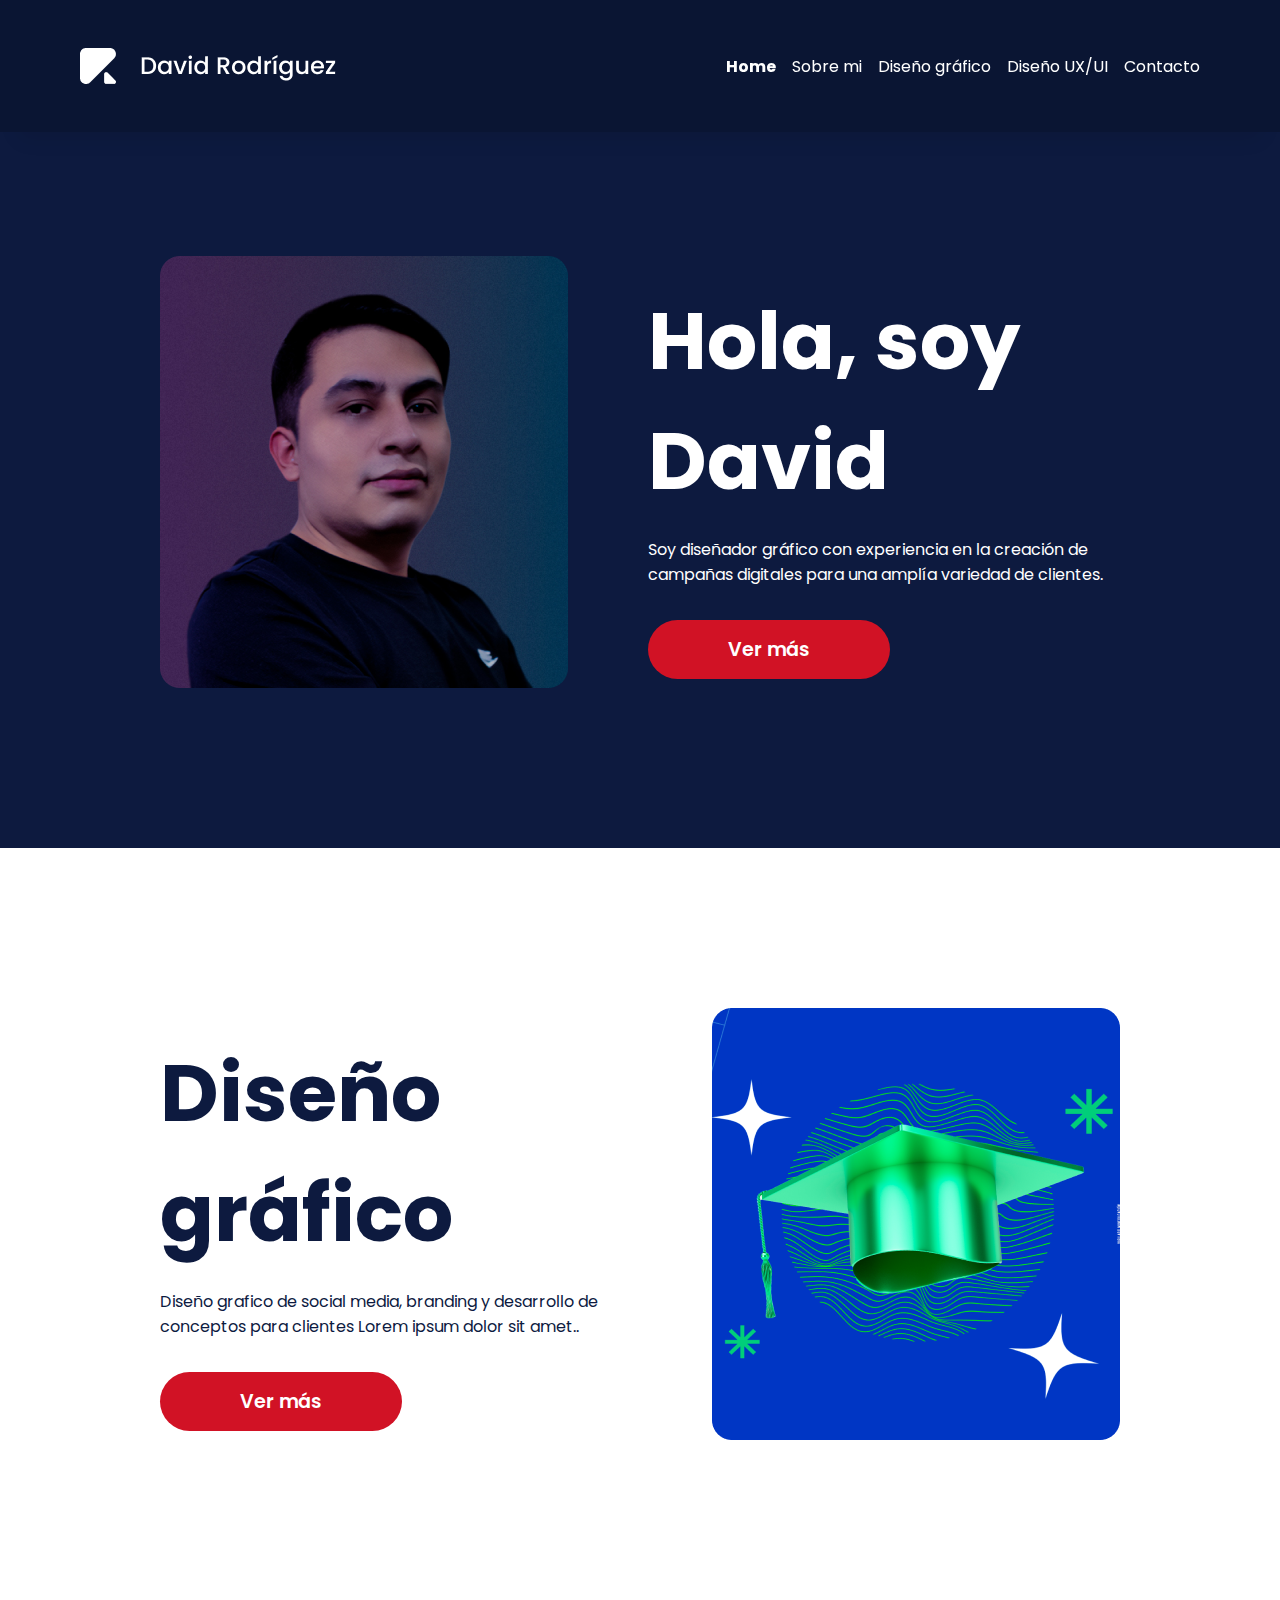
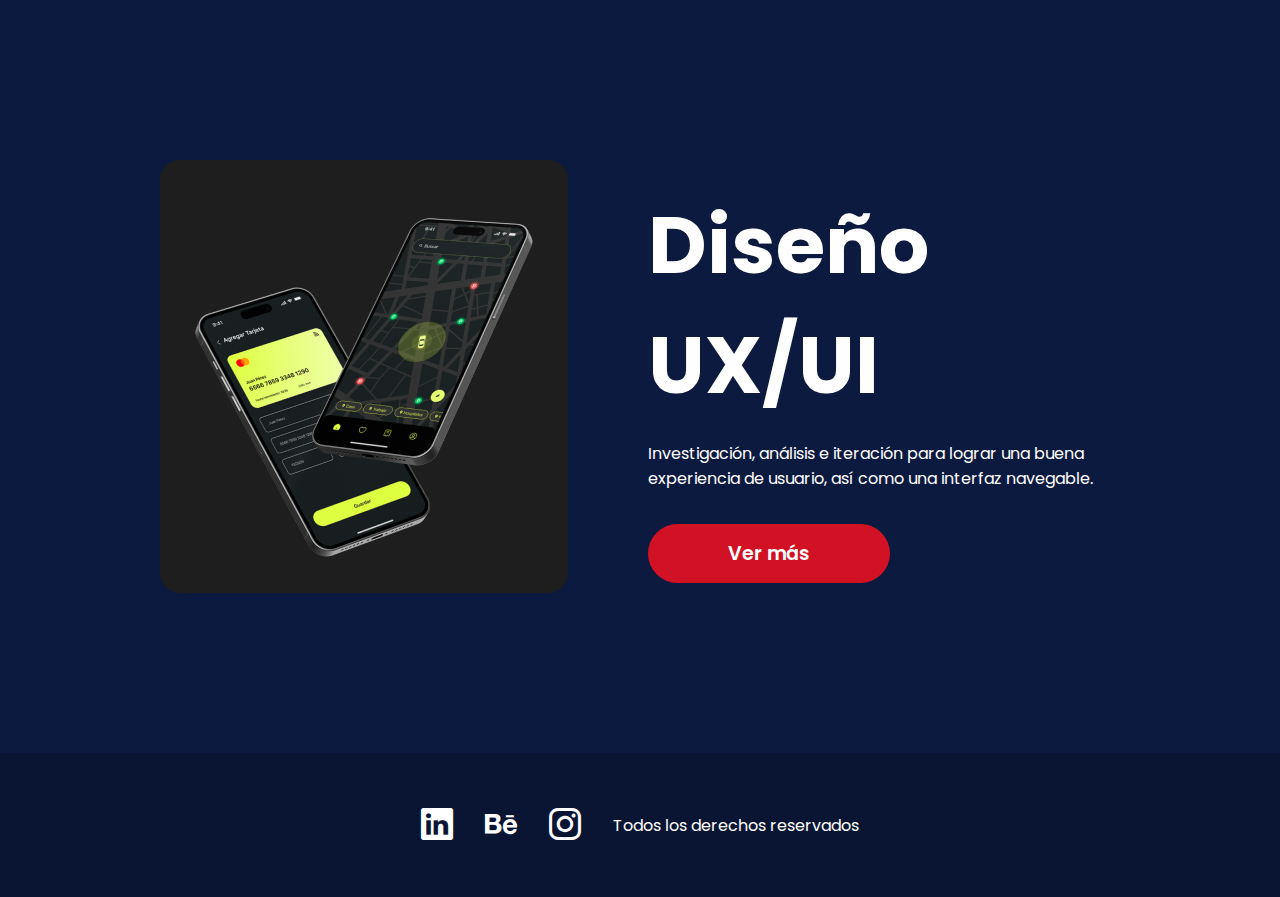
<file: index.html>
<!DOCTYPE html>
<html lang="es">

<head>
    <meta charset="UTF-8">
    <meta name="viewport" content="width=device-width, initial-scale=1.0">
    <title>David Rodríguez | Portafolio</title>
    <meta name="description"
        content="Explora mi portafolio como diseñador gráfico y especialista en UX/UI. Descubre creaciones visuales que fusionan arte y funcionalidad para experiencias impactantes">
    <meta name="keywords"
        content="Diseñador gráfico, UX/UI, Portafolio, Creatividad, Experiencia del usuario, Diseño visual, Innovación, Diseño impactante, Arte y diseño, Estética y funcionalidad">
    <link rel="shortcut icon" href="./img/Favicon.png" type="image/x-icon">
    <link rel="stylesheet" href="./css/styles.css">
    <link rel="stylesheet" href="https://cdn.jsdelivr.net/npm/bootstrap-icons@1.10.5/font/bootstrap-icons.css">
    <script defer src="./scripts/menu.js"></script>
</head>

<body>
    <header>
        <div class="menu__mobile">
            <a class="logo" href="./index.html">
                <img class="simbolo" src="./img/Logo.png" alt="logo">
            </a>
            <button class="nav-toggle"><i class="bi bi-list"></i></button>
        </div>
        
        <nav class="navbar">
            <ul class="menu">
                <li class="menu__item active home"><a href="./index.html">Home</a></li>
                <li class="menu__item"><a href="./pages/quiensoy.html">Sobre mi</a></li>
                <li class="menu__item"><a href="./pages/grafico.html">Diseño gráfico</a></li>
                <li class="menu__item"><a href="./pages/ux.html">Diseño UX/UI</a></li>
                <li class="menu__item"><a href="./pages/contacto.html">Contacto</a></li>
            </ul>
        </nav>
    </header>

    <main>
        <section class="card cardquien">
            <img class="card__imagen" src=".//img/foto-perfil.png" alt="foto-perfil">
            <div class="card__texto">
                <h2 class="card__titulo">Hola, soy David</h2>
                <p class="card__parrafo">Soy diseñador gráfico con experiencia en la creación de campañas digitales para
                    una
                    amplía variedad de clientes.
                </p>
                <a class="card__boton" href="./pages/quiensoy.html"> Ver más
                </a>
            </div>
        </section>

        <section class="card cardgrafico">
            <div class="card__texto">
                <h2 class="card__titulo">Diseño gráfico</h2>
                <p class="card__parrafo">Diseño grafico de social media, branding y desarrollo de conceptos para
                    clientes Lorem ipsum dolor sit amet..
                </p>
                <a class="card__boton" href="./pages/grafico.html"> Ver más
                </a>
            </div>
            <img class="card__imagen img-grafico" src="./img/imagen-grafico.png" alt="imagen-diseño-grafico">
        </section>

        <section class="card">
            <img class="card__imagen" src="./img/imagen-ux.png" alt="imagen-diseño-ux-ui">
            <div class="card__texto">
                <h2 class="card__titulo">Diseño UX/UI</h2>
                <p class="card__parrafo">Investigación, análisis e iteración para lograr una buena experiencia de
                    usuario,
                    así como una interfaz navegable.
                </p>
                <a class="card__boton" href="./pages/ux.html"> Ver más
                </a>
            </div>
        </section>

    </main>

    <footer>
        <a class="lin" href="https://www.linkedin.com/in/davidrodrigez/" target="_blank">
            <i class="bi bi-linkedin icono__footer"></i>
        </a>

        <a class="beh" href="https://www.behance.net/davidrodriguez" target="_blank">
            <i class="bi bi-behance icono__footer"></i>
        </a>

        <a class="ins" href="https://www.instagram.com/deibite/" target="_blank">
            <i class="bi bi-instagram icono__footer"></i>
        </a>

        <p>Todos los derechos reservados</p>
    </footer>

</body>

</html>
</file>
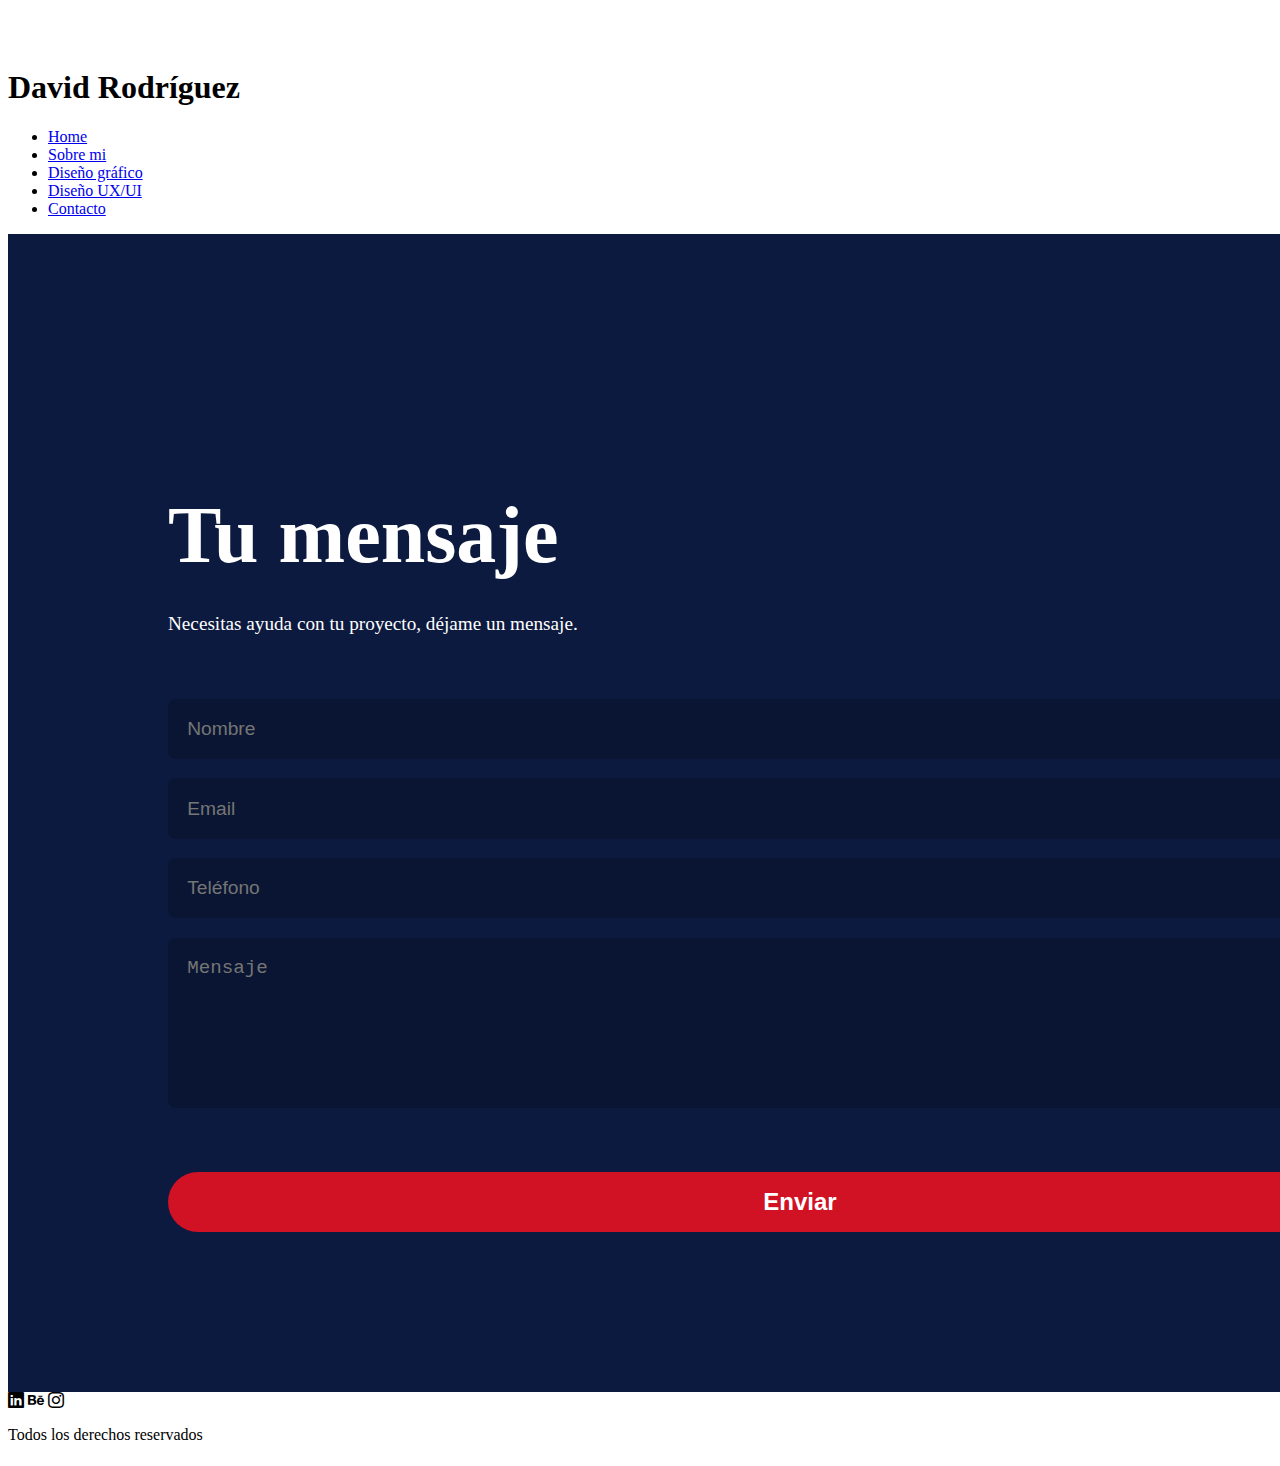
<file: contacto.html>
<!DOCTYPE html>
<html lang="es">

<head>
    <meta charset="UTF-8">
    <meta name="viewport" content="width=device-width, initial-scale=1.0">
    <title>Contacto</title>
    <link rel="shortcut icon" href="./img/Logo.png" type="image/x-icon">
    <link rel="stylesheet" href="./css/main.css">
    <link rel="stylesheet" href="https://cdn.jsdelivr.net/npm/bootstrap-icons@1.10.5/font/bootstrap-icons.css">
</head>

<body>

    <header>
        <div class="logo">
            <img src="./img/Logo.png" alt="logo">
            <h1>David Rodríguez</h1>
        </div>

        <nav class="navbar">
            <ul class="menu">
                <li class="menu__item"><a href="./index.html">Home</a></li>
                <li class="menu__item"><a href="./quiensoy.html">Sobre mi</a></li>
                <li class="menu__item"><a href="./grafico.html">Diseño gráfico</a></li>
                <li class="menu__item"><a href="./ux.html">Diseño UX/UI</a></li>
                <li class="menu__item active"><a href="./contacto.html">Contacto</a></li>
            </ul>
        </nav>
    </header>

    <main>
        <section class="formulario">
            <h2 class="formulario__titulo">Tu mensaje</h2>
            <p class="formulario__parrafo">Necesitas ayuda con tu proyecto, déjame un mensaje.</p>
            <form class="contenedor">
                <div class="contenedor__informacion">

                    <input class="input nombre" type="text" placeholder="Nombre" id="nombre" required>

                    <input class="input email" type="email" placeholder="Email" id="email" required>

                    <input class="input telefono" type="number" placeholder="Teléfono" id="telefono" required>

                    <textarea class="input" name="mensaje" id="mensaje" placeholder="Mensaje" cols="30" rows="6" required></textarea>

                </div>


                <div>
                    <button class="boton__form" type="submit">Enviar</button>
                </div>

            </form>
        </section>
    </main>

    <footer>
        <i class="bi bi-linkedin icono__footer"></i>
        <i class="bi bi-behance icono__footer"></i>
        <i class="bi bi-instagram icono__footer"></i>
        <p>Todos los derechos reservados</p>
    </footer>



</body>

</html>
</file>
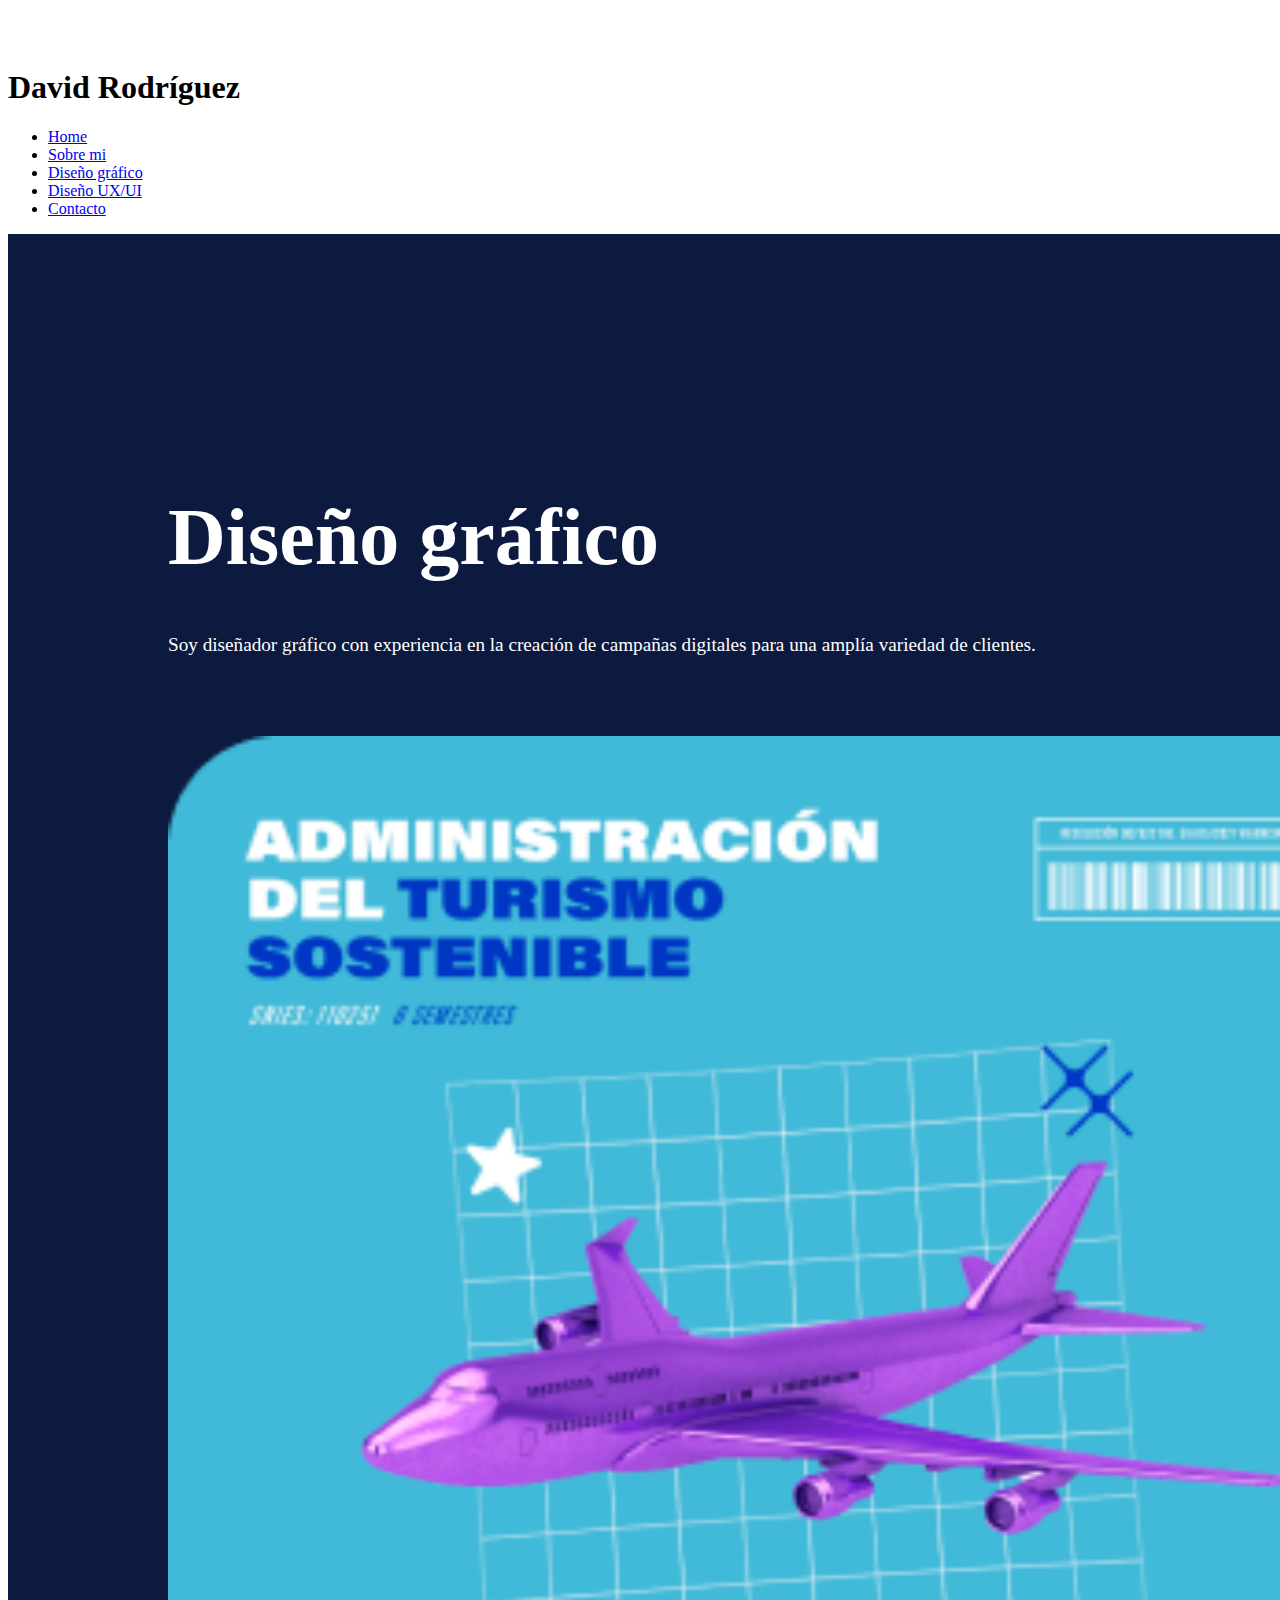
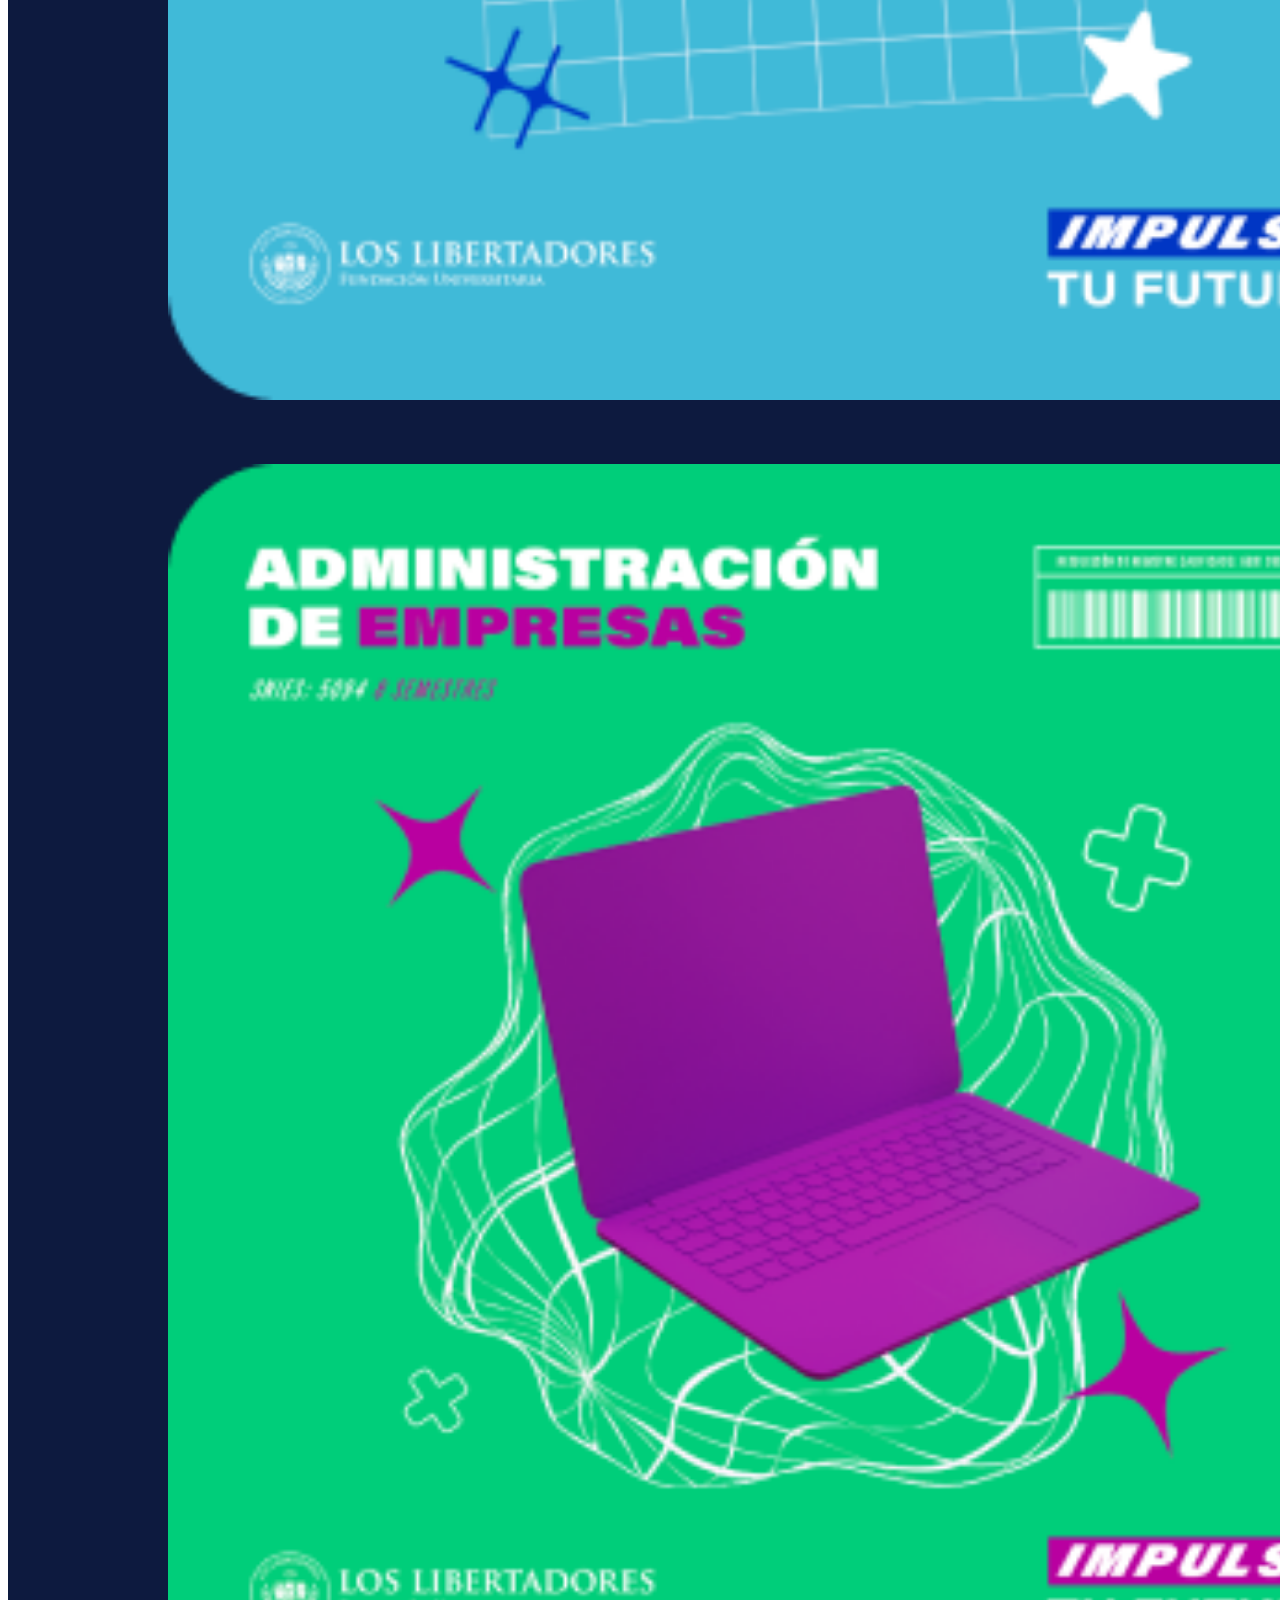
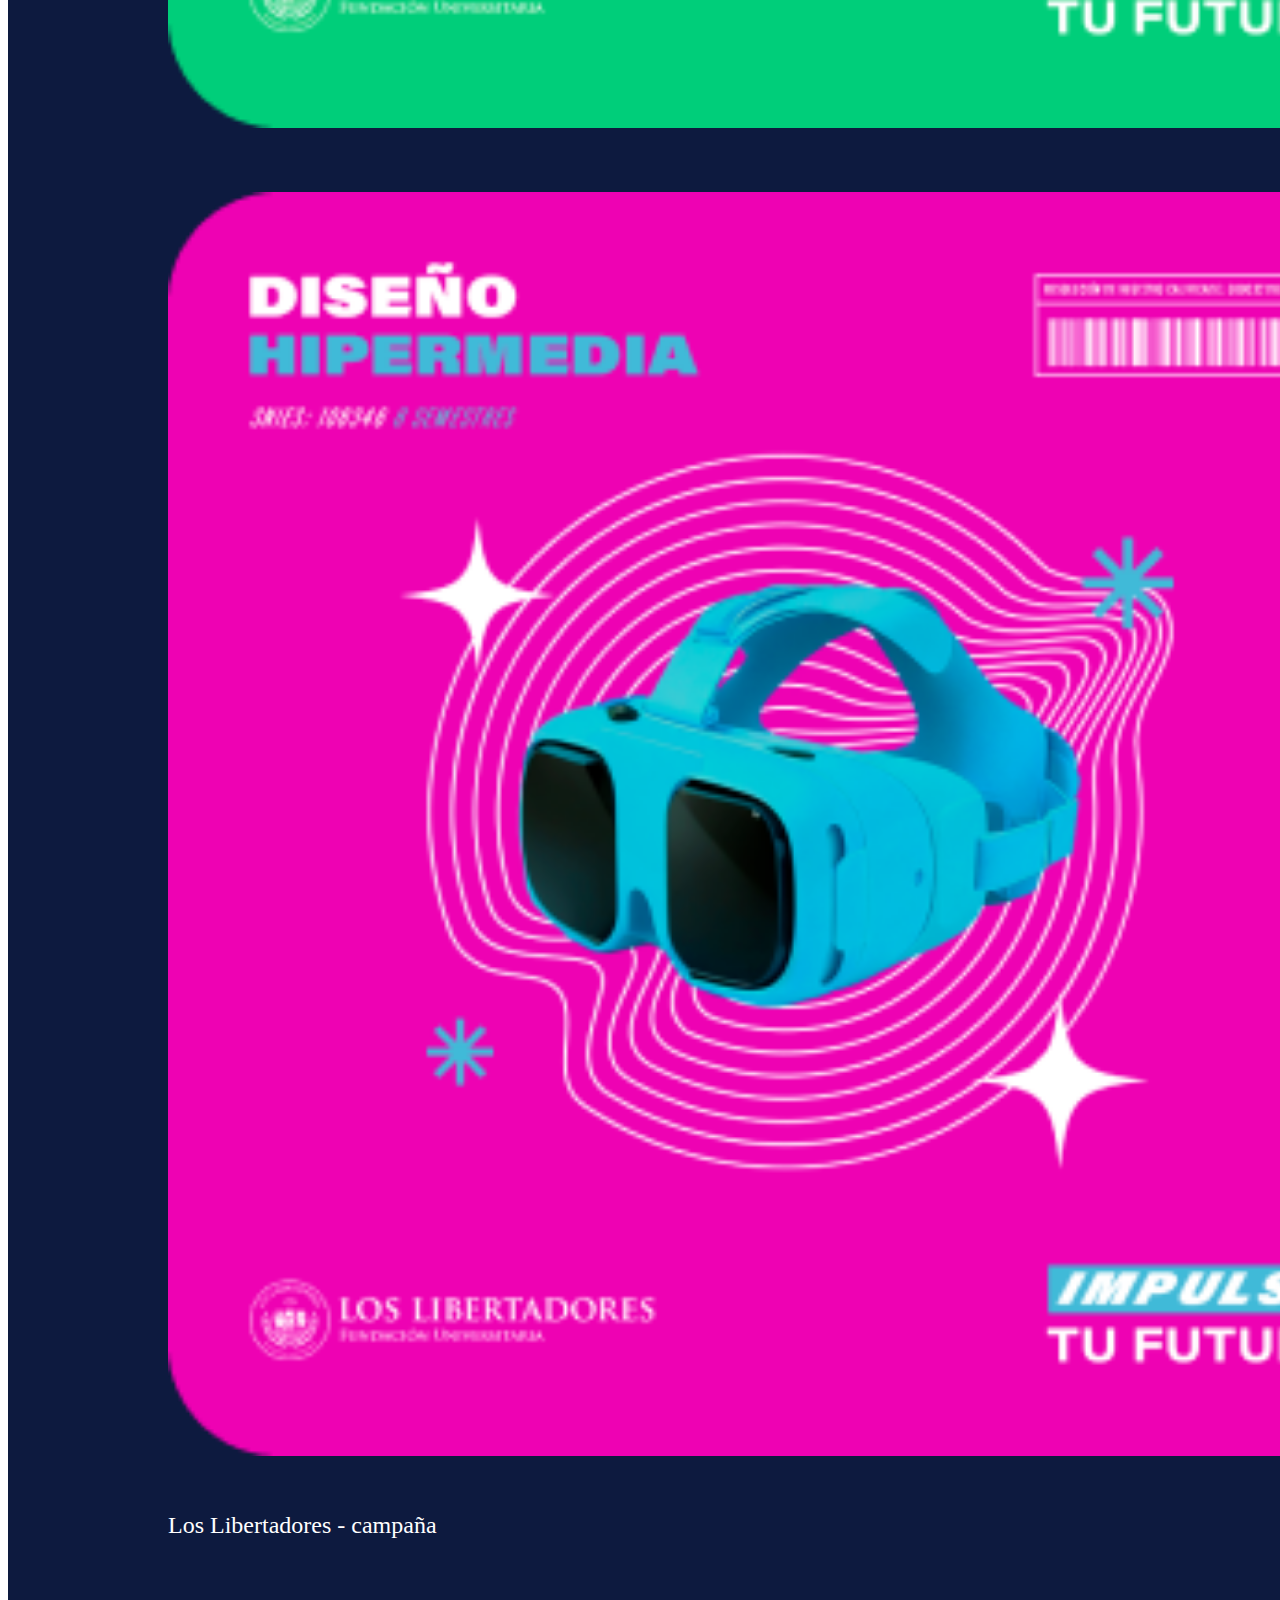
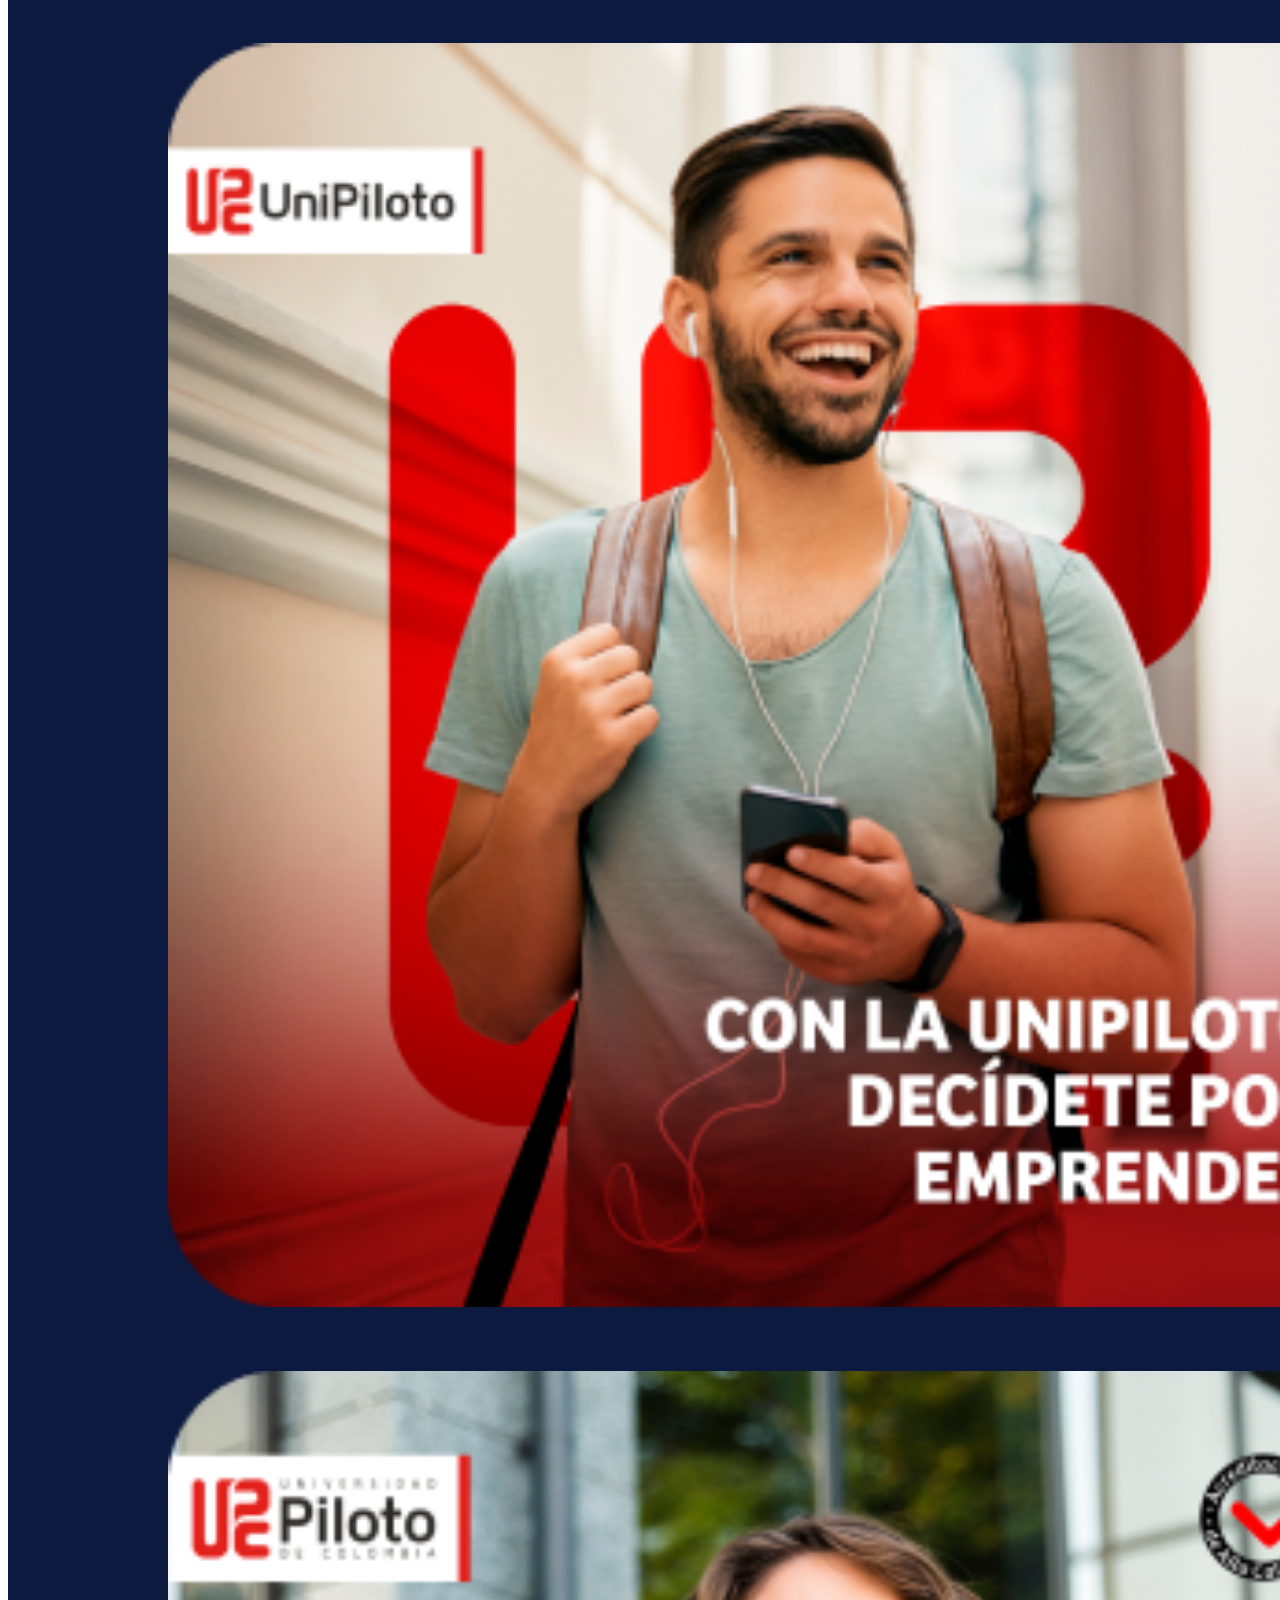
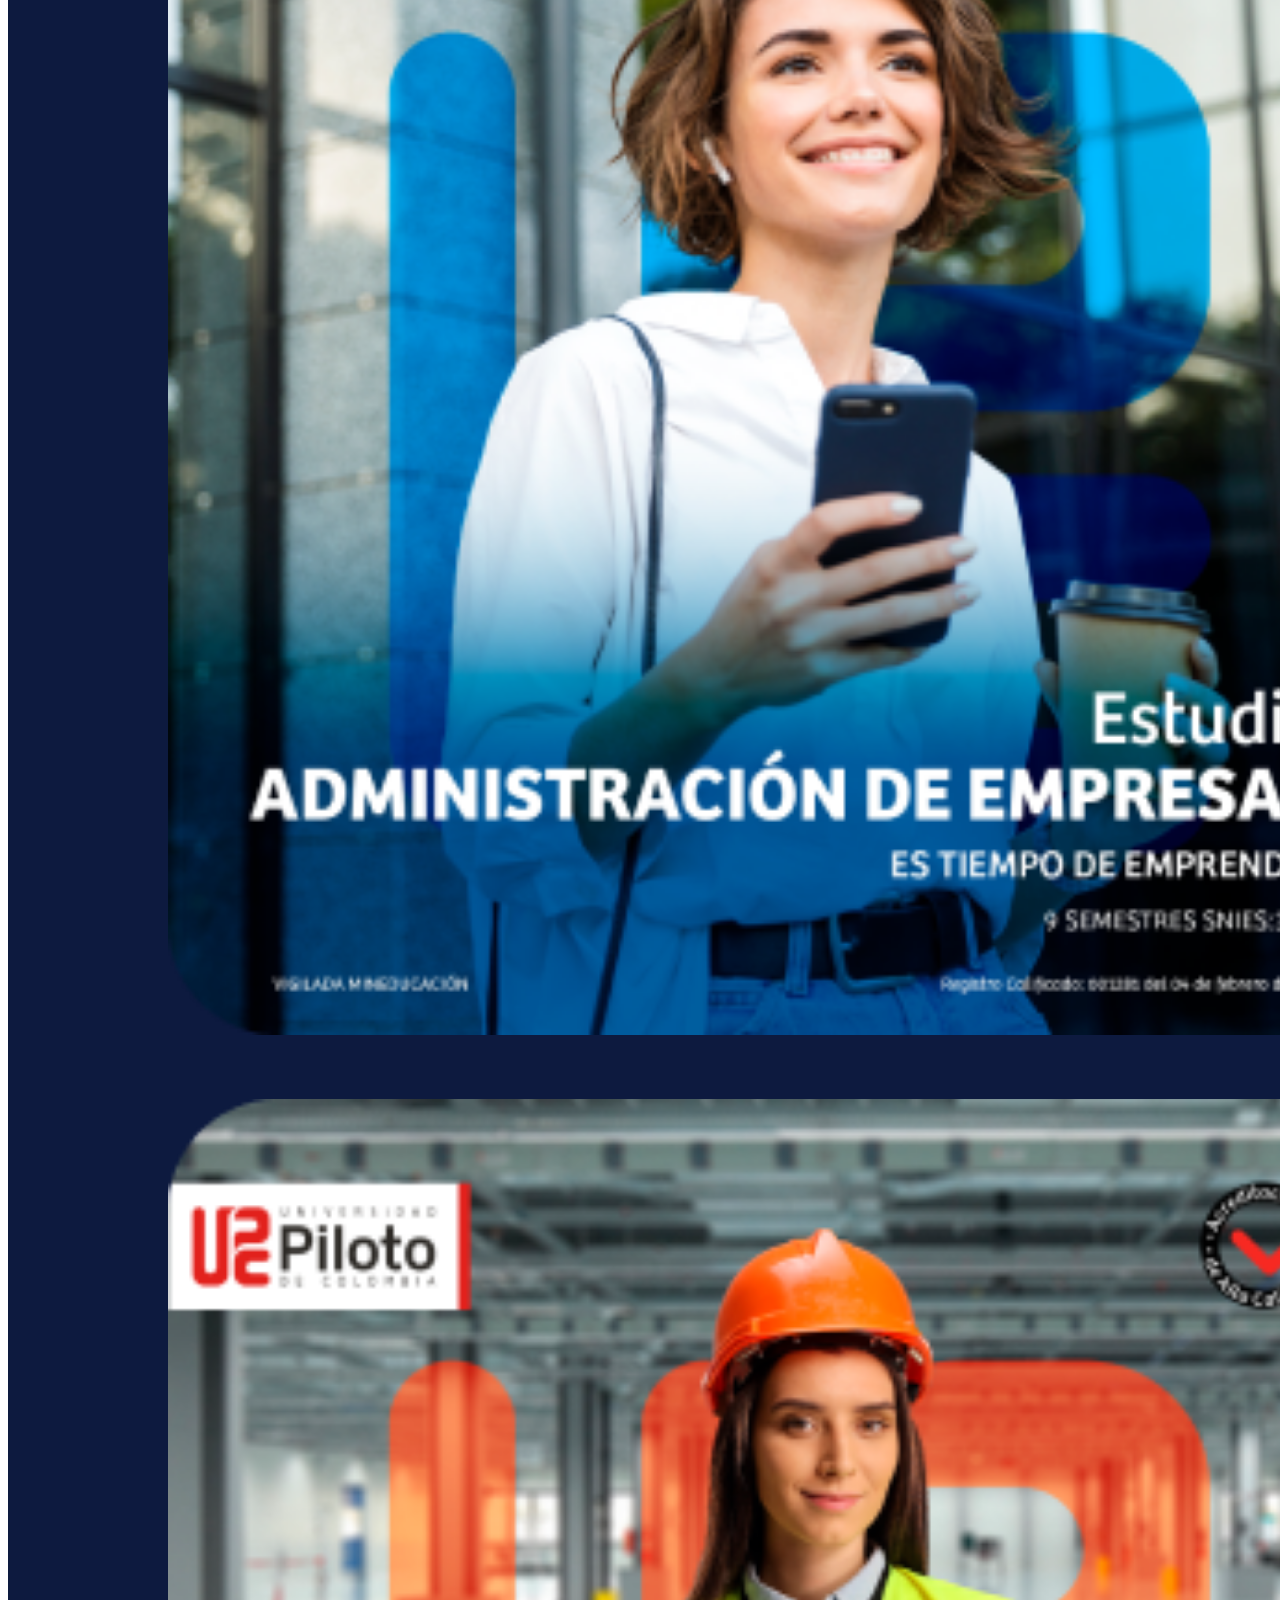
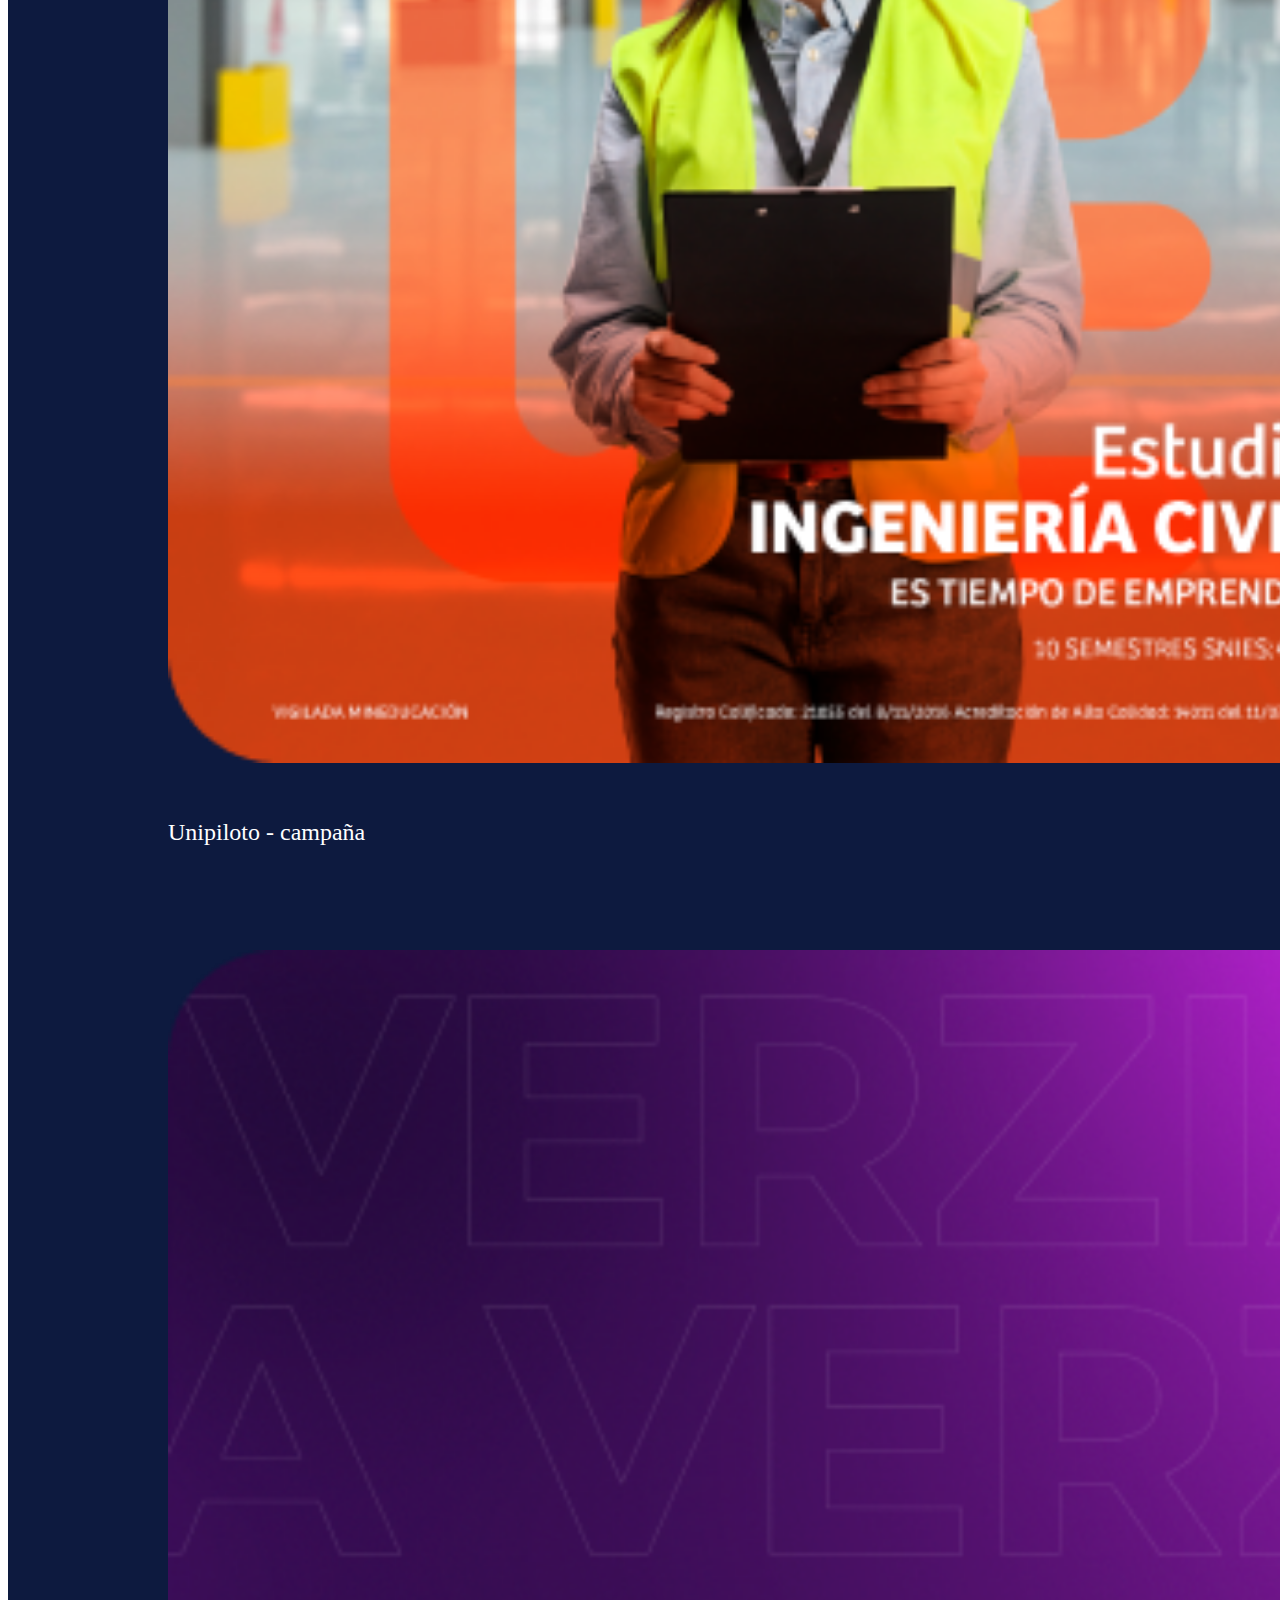
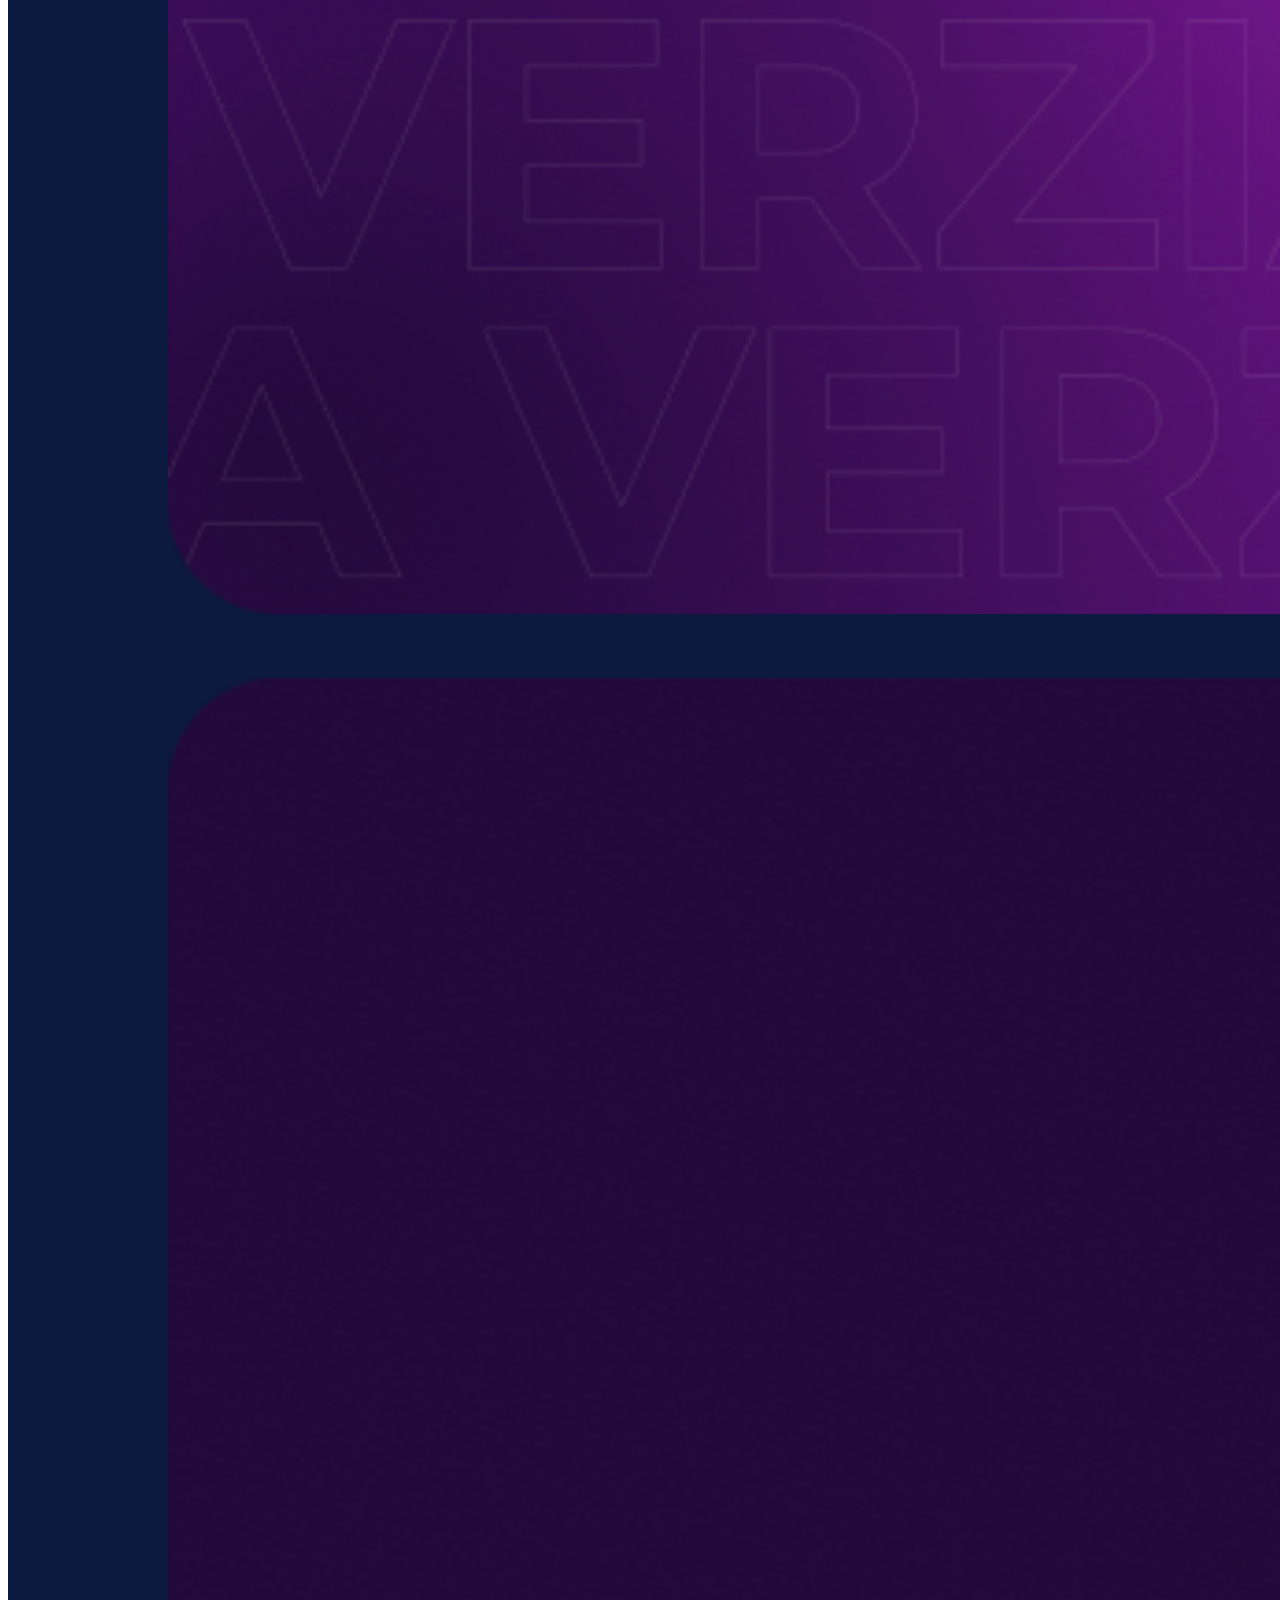
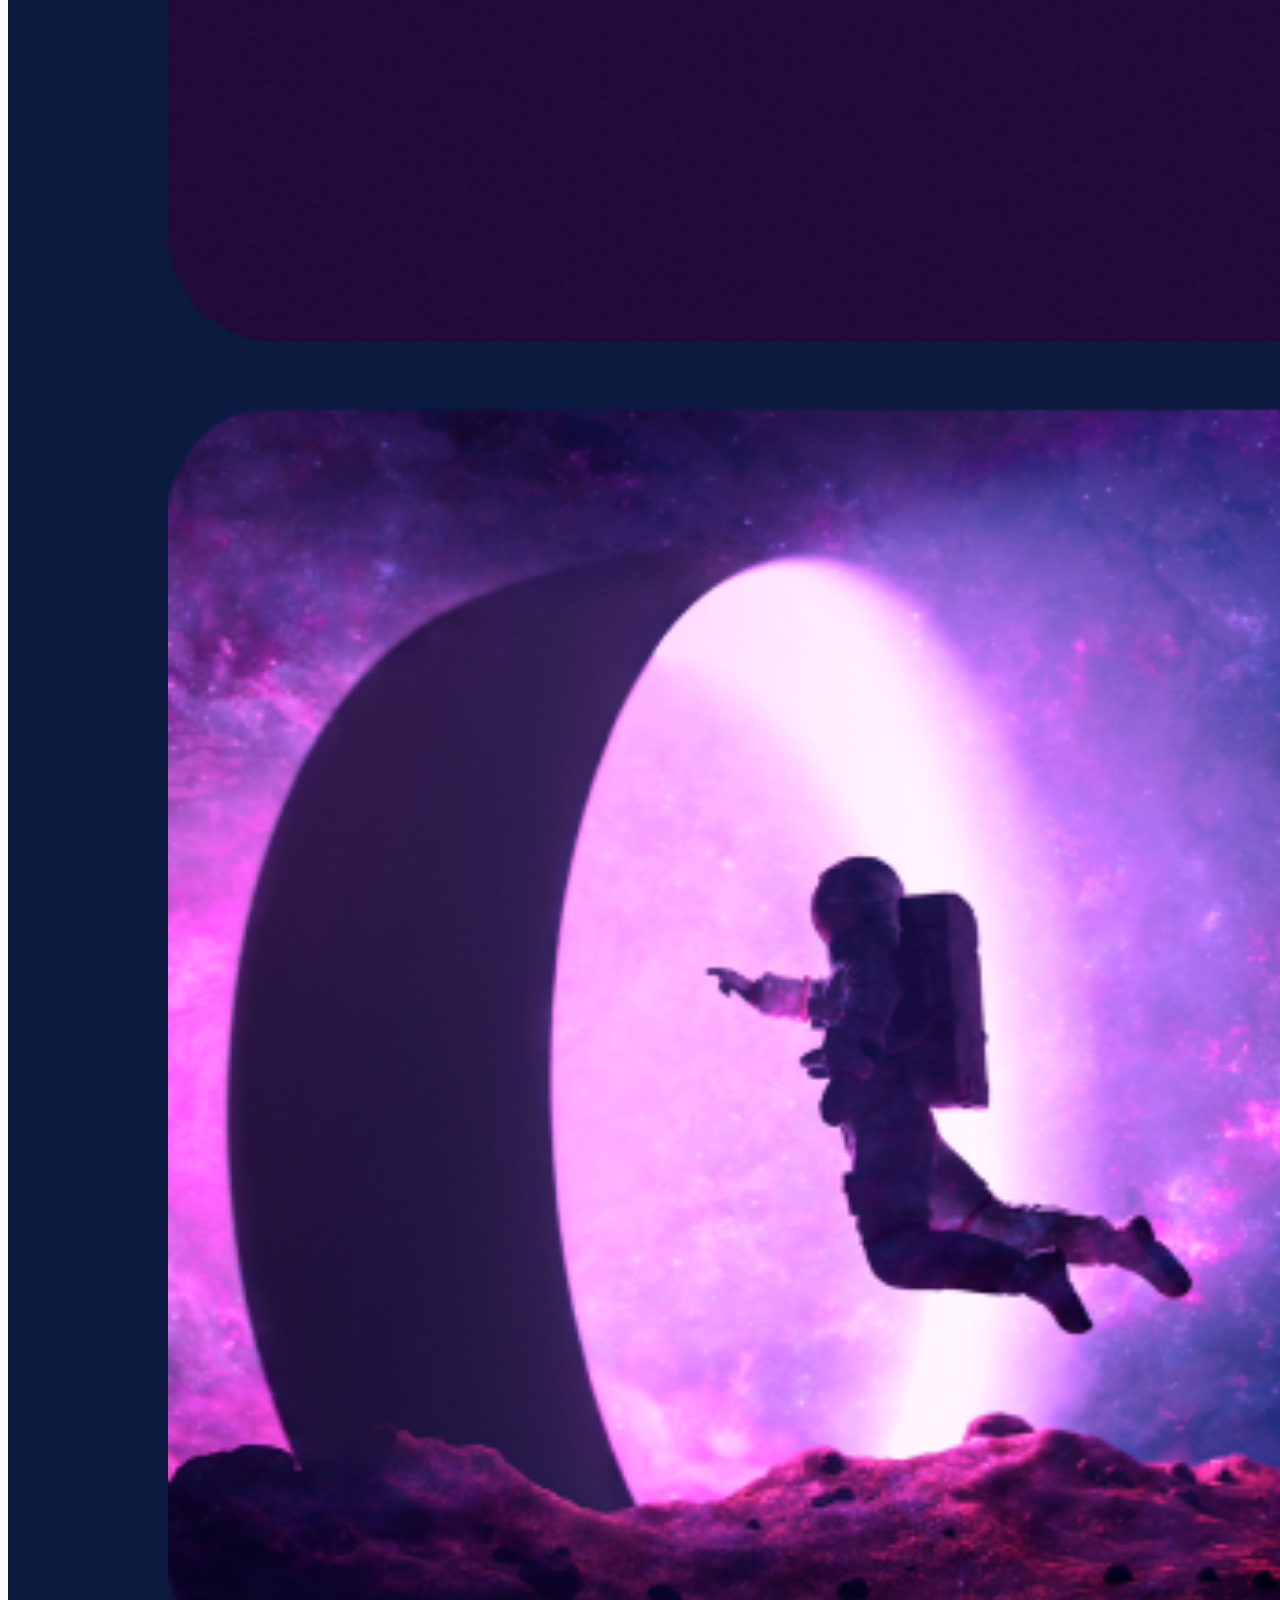
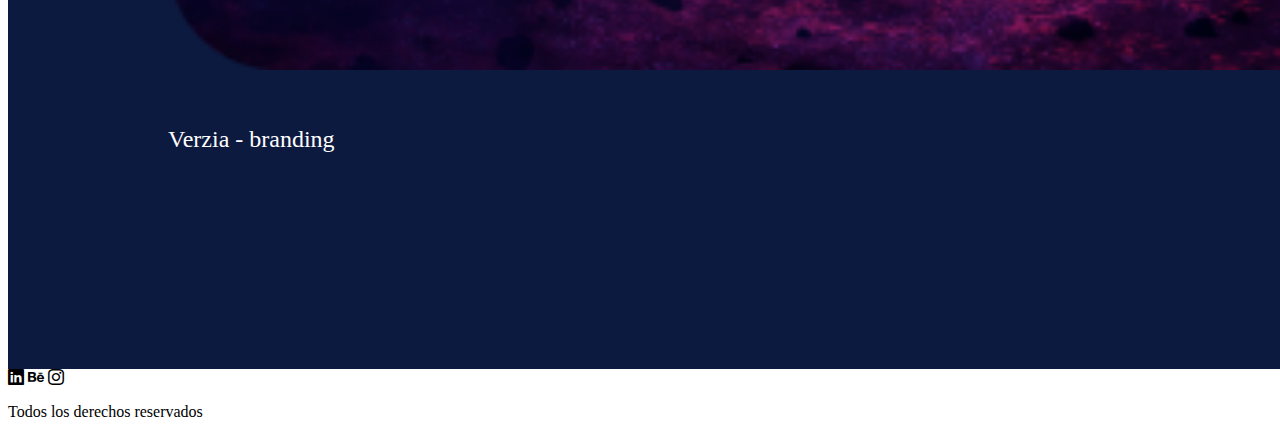
<file: grafico.html>
<!DOCTYPE html>
<html lang="es">

<head>
    <meta charset="UTF-8">
    <meta name="viewport" content="width=device-width, initial-scale=1.0">
    <title>Diseño Gráfico</title>
    <link rel="shortcut icon" href="./img/Logo.png" type="image/x-icon">
    <link rel="stylesheet" href="./css/main.css">
    <link rel="stylesheet" href="https://cdn.jsdelivr.net/npm/bootstrap-icons@1.10.5/font/bootstrap-icons.css">
</head>

<body>

    <header>
        <div class="logo">
            <img src="./img/Logo.png" alt="logo">
            <h1>David Rodríguez</h1>
        </div>

        <nav class="navbar">
            <ul class="menu">
                <li class="menu__item"><a href="./index.html">Home</a></li>
                <li class="menu__item"><a href="./quiensoy.html">Sobre mi</a></li>
                <li class="menu__item active"><a href="./grafico.html">Diseño gráfico</a></li>
                <li class="menu__item"><a href="./ux.html">Diseño UX/UI</a></li>
                <li class="menu__item"><a href="./contacto.html">Contacto</a></li>
            </ul>
        </nav>
    </header>

    <main>
        <section class="galeria">
            <div class="texto__galeria">
                <h2 class="galeria__titulo">Diseño gráfico</h2>
                <p class="galeria__parrafo">Soy diseñador gráfico con experiencia en la creación de campañas digitales
                    para una amplía variedad de
                    clientes.</p>
            </div>

            <div>
                <div class="galeria__imagenes">
                    <img class="img1" src="./img/imagen1-loslibertadores.png" alt="">
                    <img class="img2" src="./img/imagen2-loslibertadores.png" alt="">
                    <img class="img3" src="./img/imagen3-loslibertadores.png" alt="">
                </div>
                <h3 class="galeria__subtitulo">Los Libertadores - campaña</h3>
            </div>

            <div>
                <div class="galeria__imagenes">
                    <img class="img1" src="./img/imagen1-unipiloto.png" alt="">
                    <img class="img2" src="./img/imagen2-unipiloto.png" alt="">
                    <img class="img3" src="./img/imagen3-unipiloto.png" alt="">
                </div>
                <h3 class="galeria__subtitulo">Unipiloto - campaña</h3>
            </div>

            <div>
                <div class="galeria__imagenes">
                    <img class="img1" src="./img/imagen1-verzia.png" alt="">
                    <img class="img2" src="./img/imagen2-verzia.png" alt="">
                    <img class="img3" src="./img/imagen3-verzia.png" alt="">
                </div>
                <h3 class="galeria__subtitulo"> Verzia - branding</h3>
            </div>

        </section>
    </main>

    <footer>
        <i class="bi bi-linkedin icono__footer"></i>
        <i class="bi bi-behance icono__footer"></i>
        <i class="bi bi-instagram icono__footer"></i>
        <p>Todos los derechos reservados</p>
    </footer>



</body>

</html>
</file>
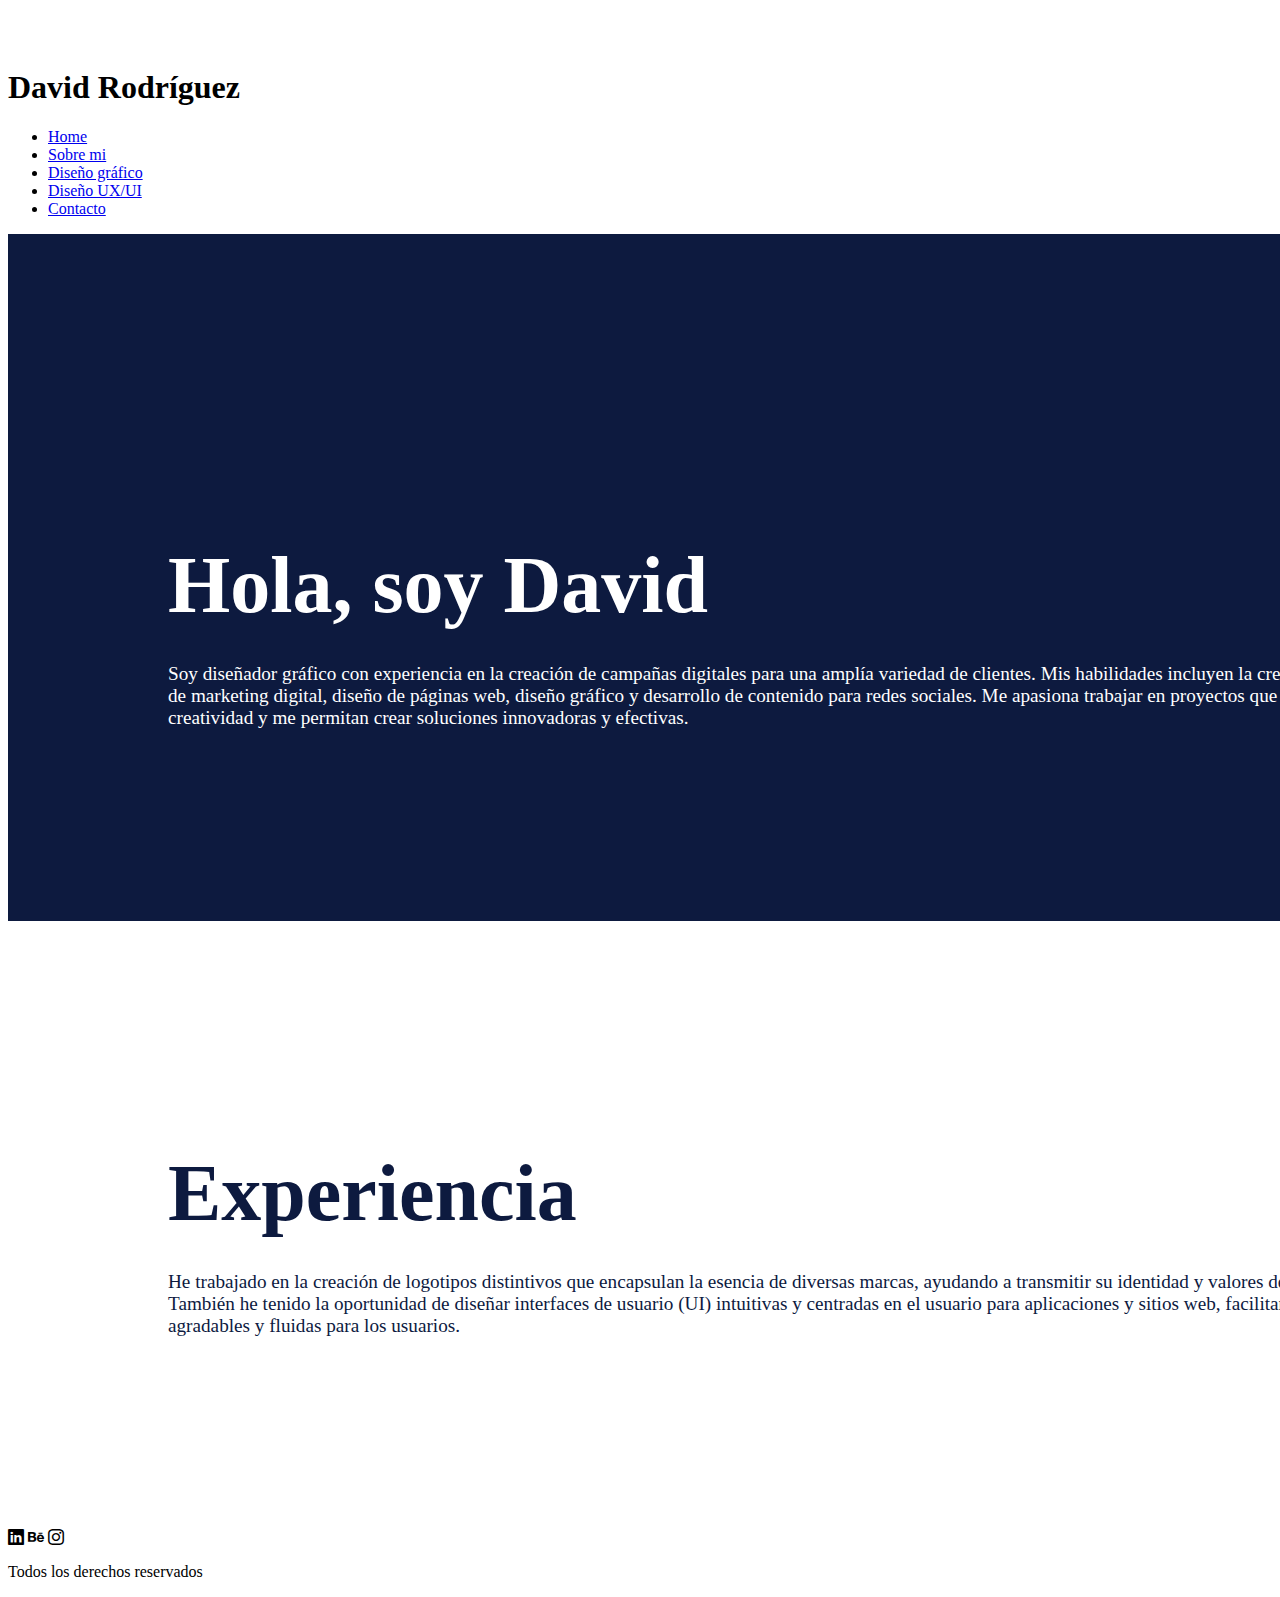
<file: quiensoy.html>
<!DOCTYPE html>
<html lang="es">

<head>
    <meta charset="UTF-8">
    <meta name="viewport" content="width=device-width, initial-scale=1.0">
    <title>Sobre mi</title>
    <link rel="shortcut icon" href="./img/Logo.png" type="image/x-icon">
    <link rel="stylesheet" href="./css/main.css">
    <link rel="stylesheet" href="https://cdn.jsdelivr.net/npm/bootstrap-icons@1.10.5/font/bootstrap-icons.css">
</head>

<body>

    <header>
        <div class="logo">
            <img src="./img/Logo.png" alt="logo">
            <h1>David Rodríguez</h1>
        </div>

        <nav class="navbar">
            <ul class="menu">
                <li class="menu__item"><a href="./index.html">Home</a></li>
                <li class="menu__item active"><a href="./quiensoy.html">Sobre mi</a></li>
                <li class="menu__item"><a href="./grafico.html">Diseño gráfico</a></li>
                <li class="menu__item"><a href="./ux.html">Diseño UX/UI</a></li>
                <li class="menu__item"><a href="./contacto.html">Contacto</a></li>
            </ul>
        </nav>
    </header>

    <main>
        <section class="card__soy-david">
            <h2 class="card__titulo soy">Hola, soy David</h2>
            <p class="card__parrafo">Soy diseñador gráfico con experiencia en la creación de campañas digitales para una amplía variedad de
                clientes.

                Mis habilidades incluyen la creación de estrategias de marketing digital, diseño de páginas web, diseño
                gráfico y desarrollo de contenido para redes sociales. Me apasiona trabajar en proyectos que desafíen mi
                creatividad y me permitan crear soluciones innovadoras y efectivas.</p>
        </section>

        <section class="card__experiencia">
            <h2 class="card__titulo">Experiencia</h2>
            <p class="card__parrafo">He trabajado en la creación de logotipos distintivos que encapsulan la esencia de diversas marcas,
                ayudando a transmitir su identidad y valores de manera efectiva. También he tenido la oportunidad de
                diseñar interfaces de usuario (UI) intuitivas y centradas en el usuario para aplicaciones y sitios web,
                facilitando experiencias agradables y fluidas para los usuarios.</p>
        </section>
    </main>

    <footer>
        <i class="bi bi-linkedin icono__footer"></i>
        <i class="bi bi-behance icono__footer"></i>
        <i class="bi bi-instagram icono__footer"></i>
        <p>Todos los derechos reservados</p>
    </footer>
    

</body>

</html>
</file>
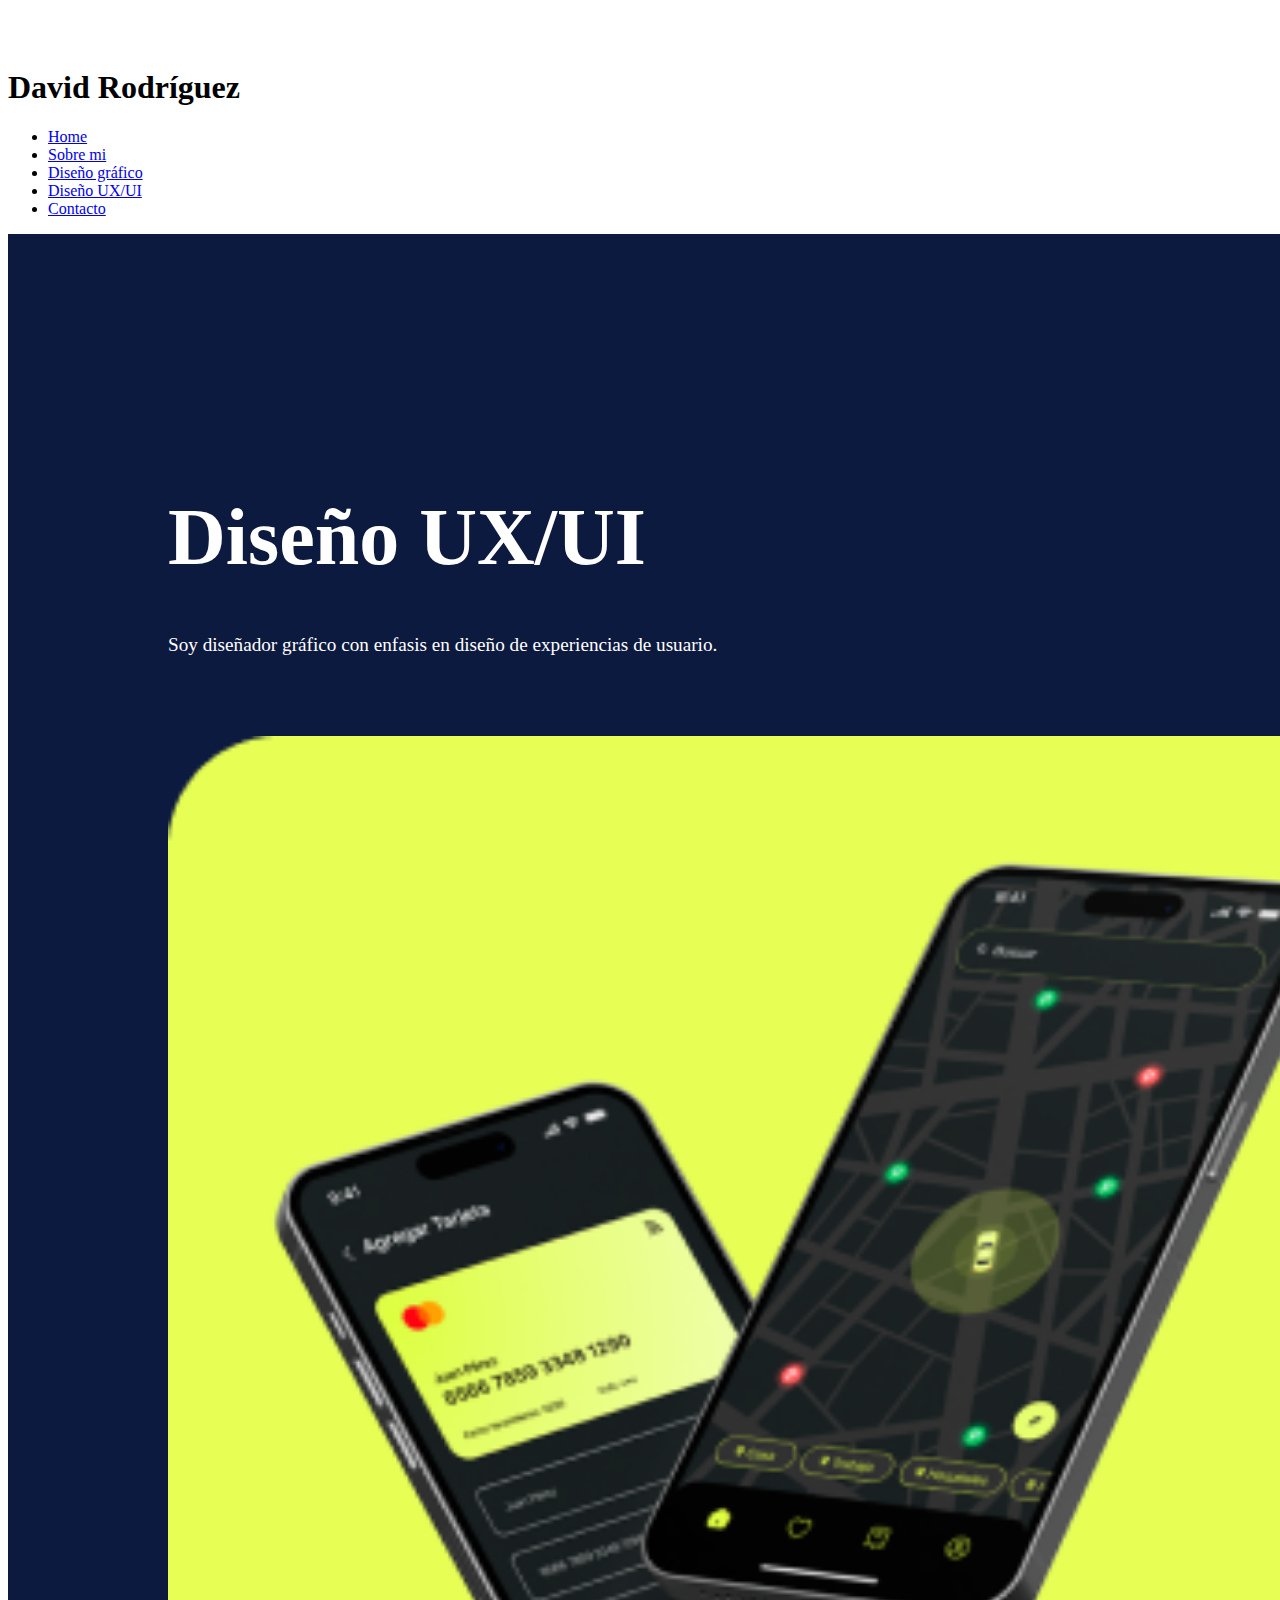
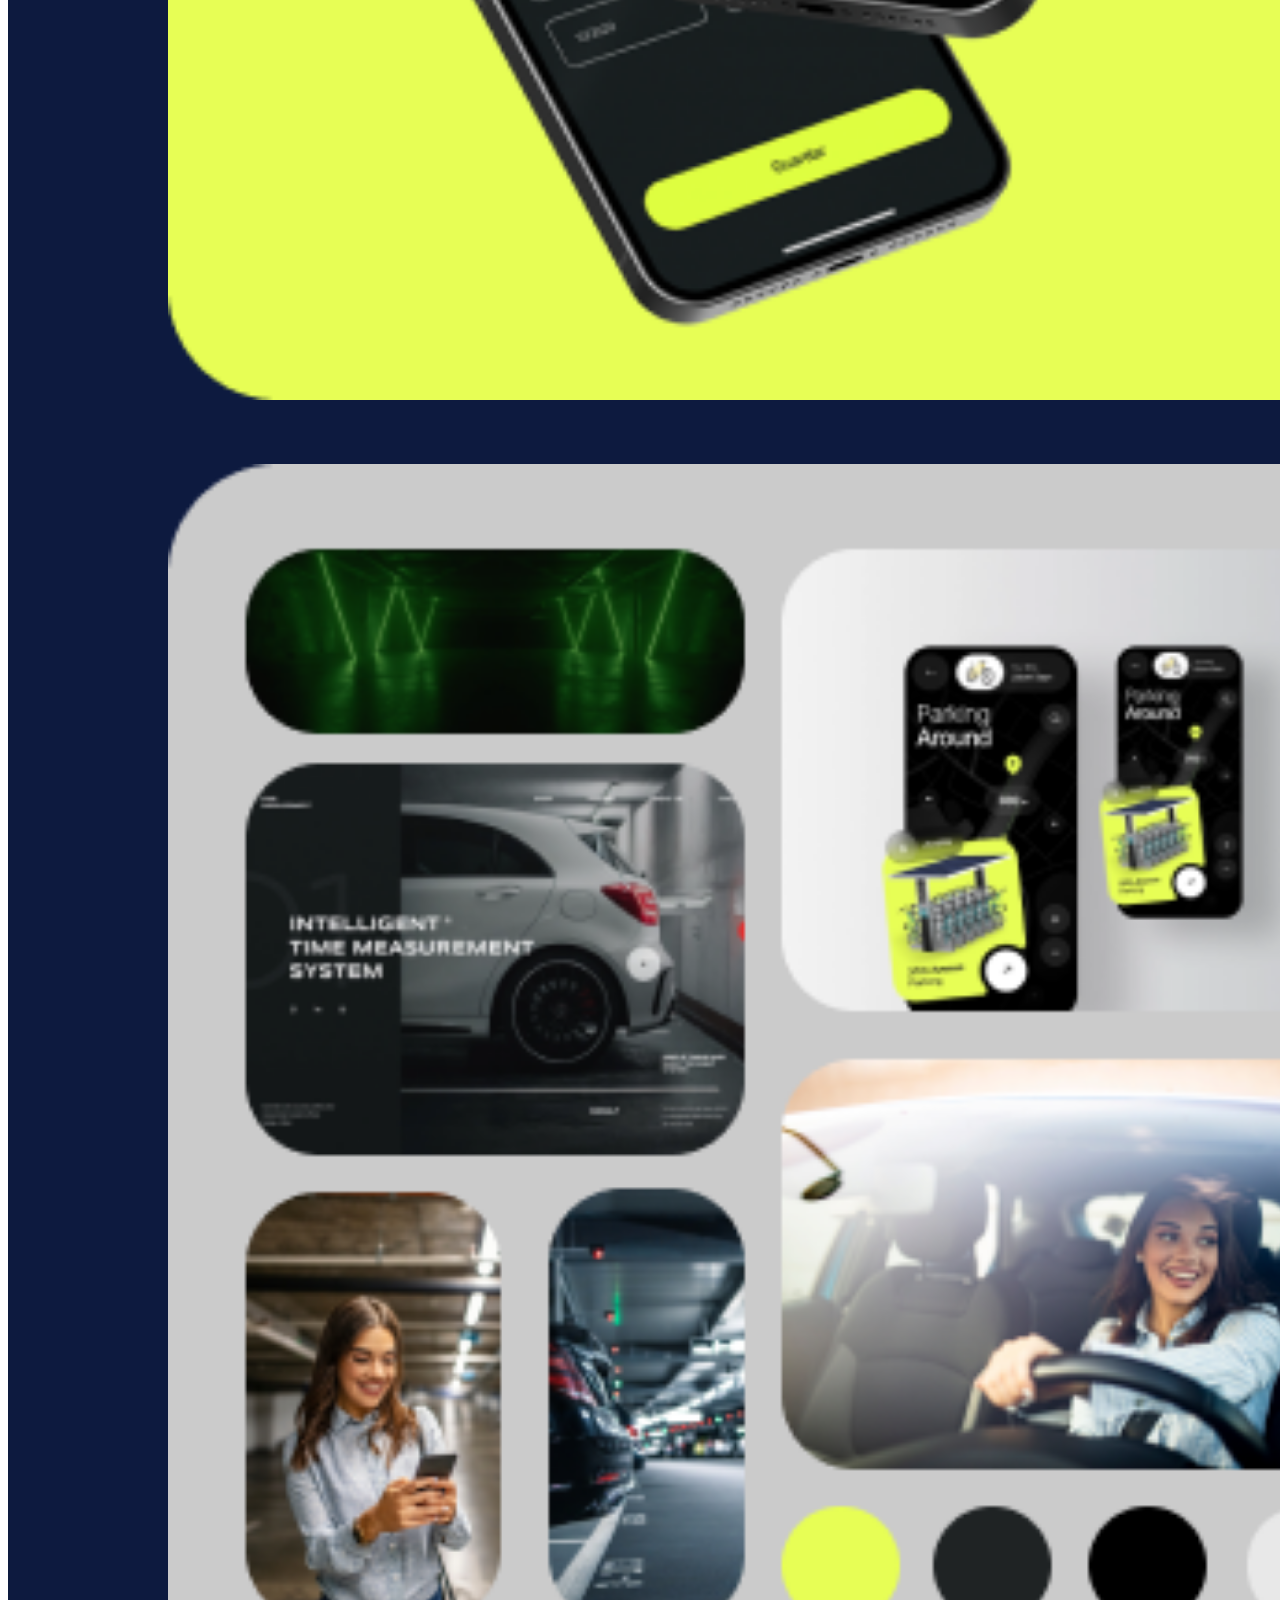
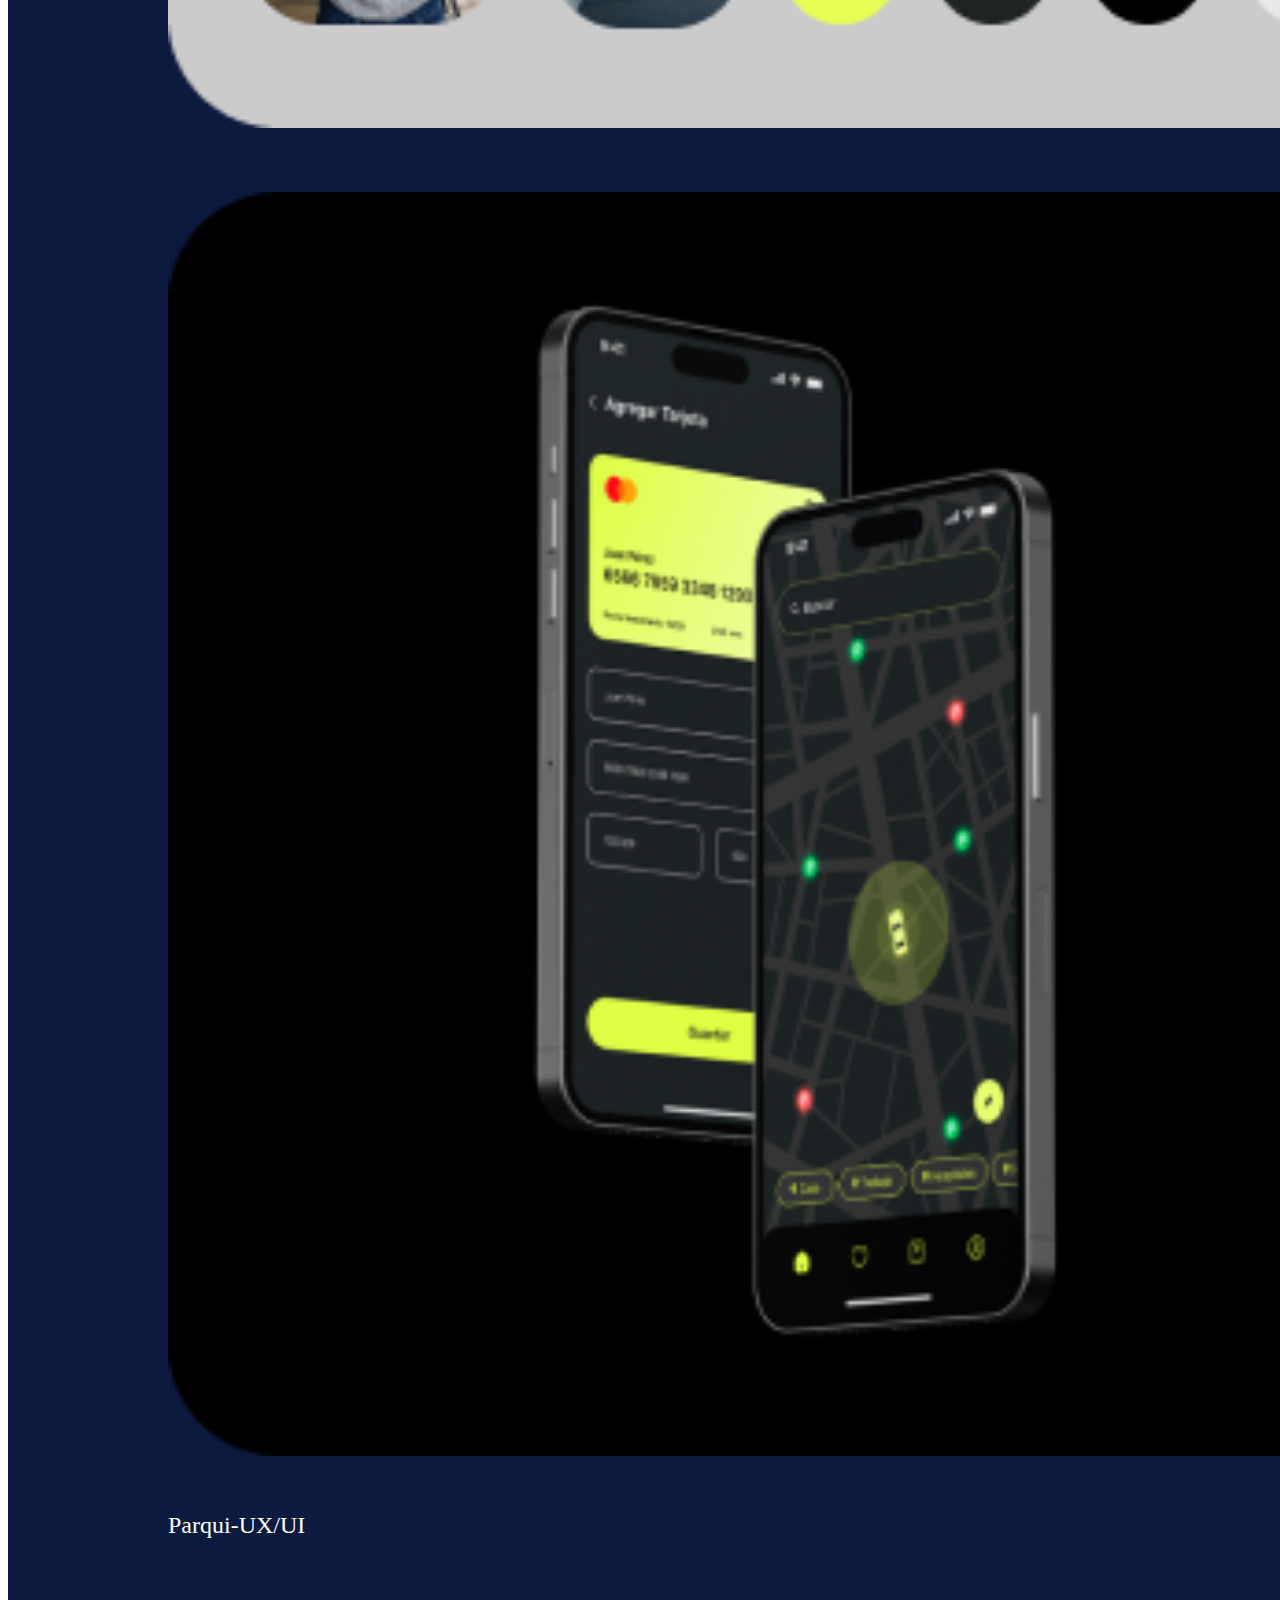
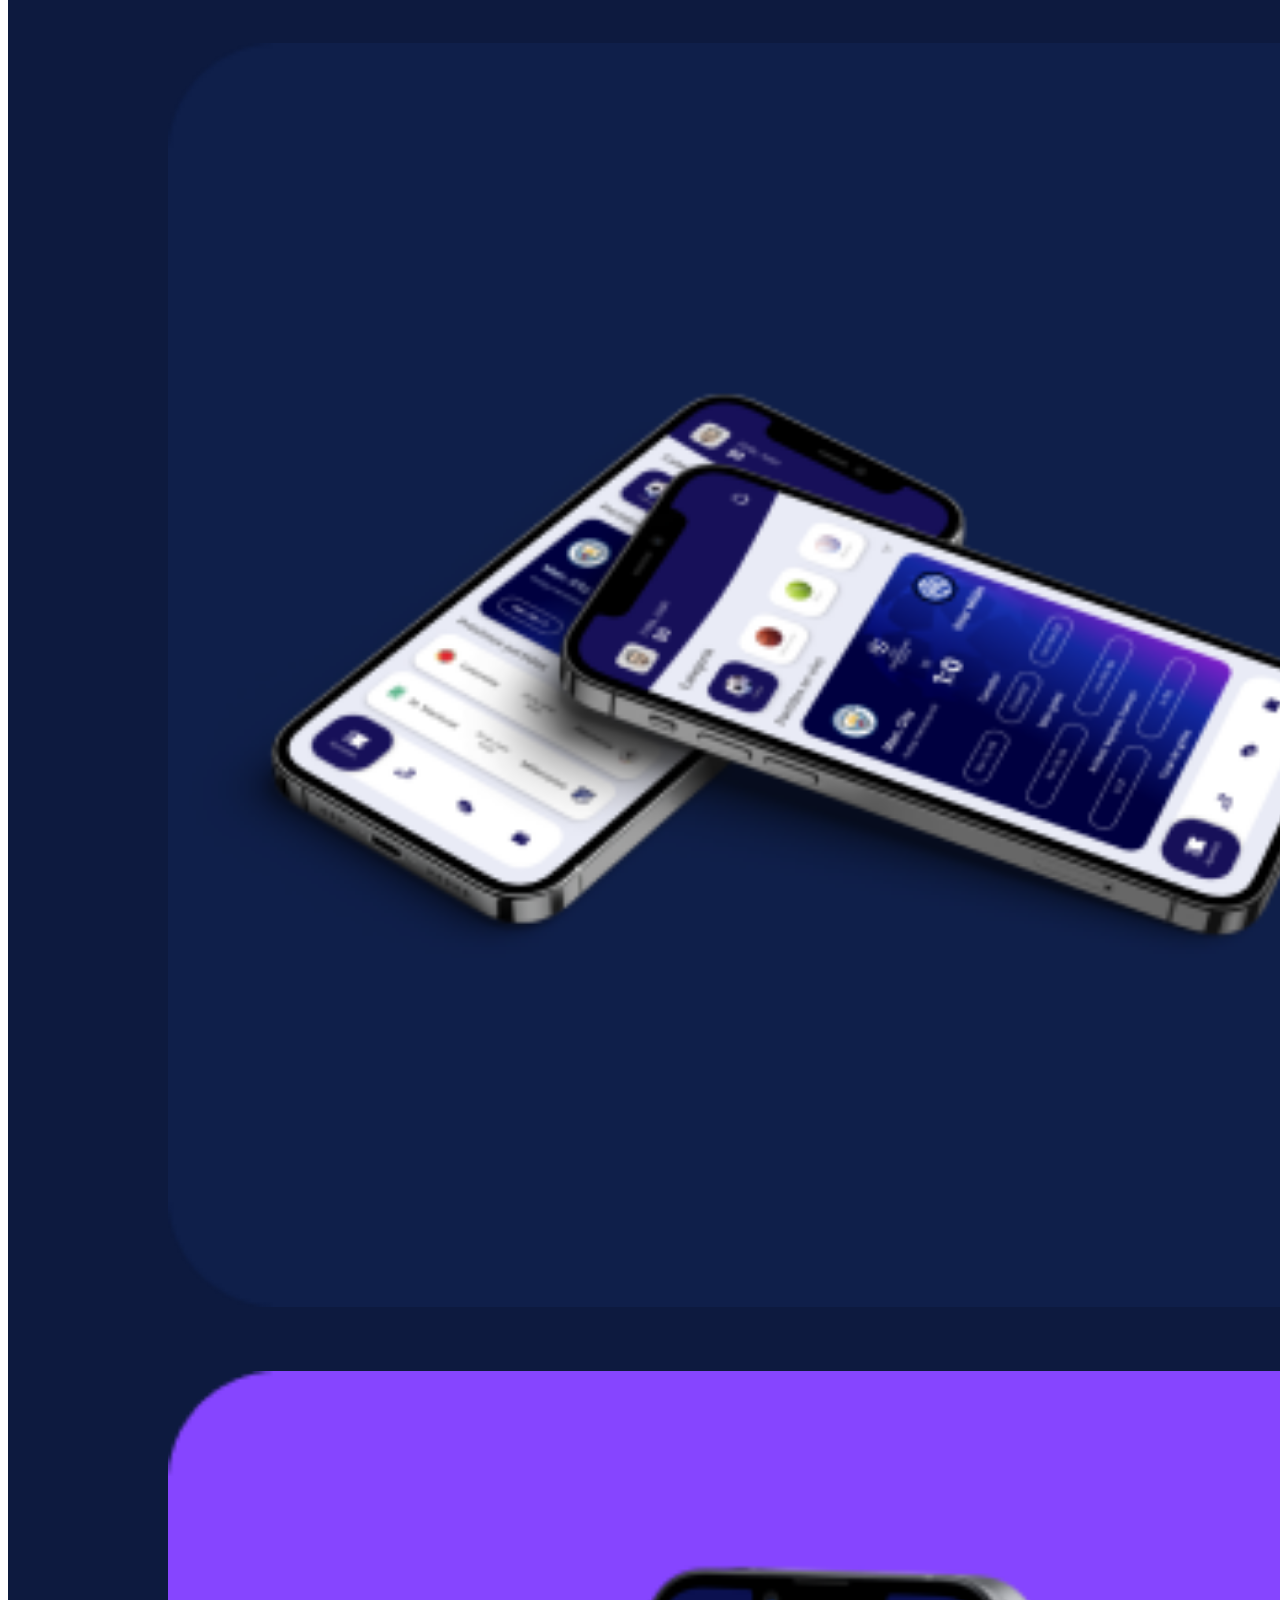
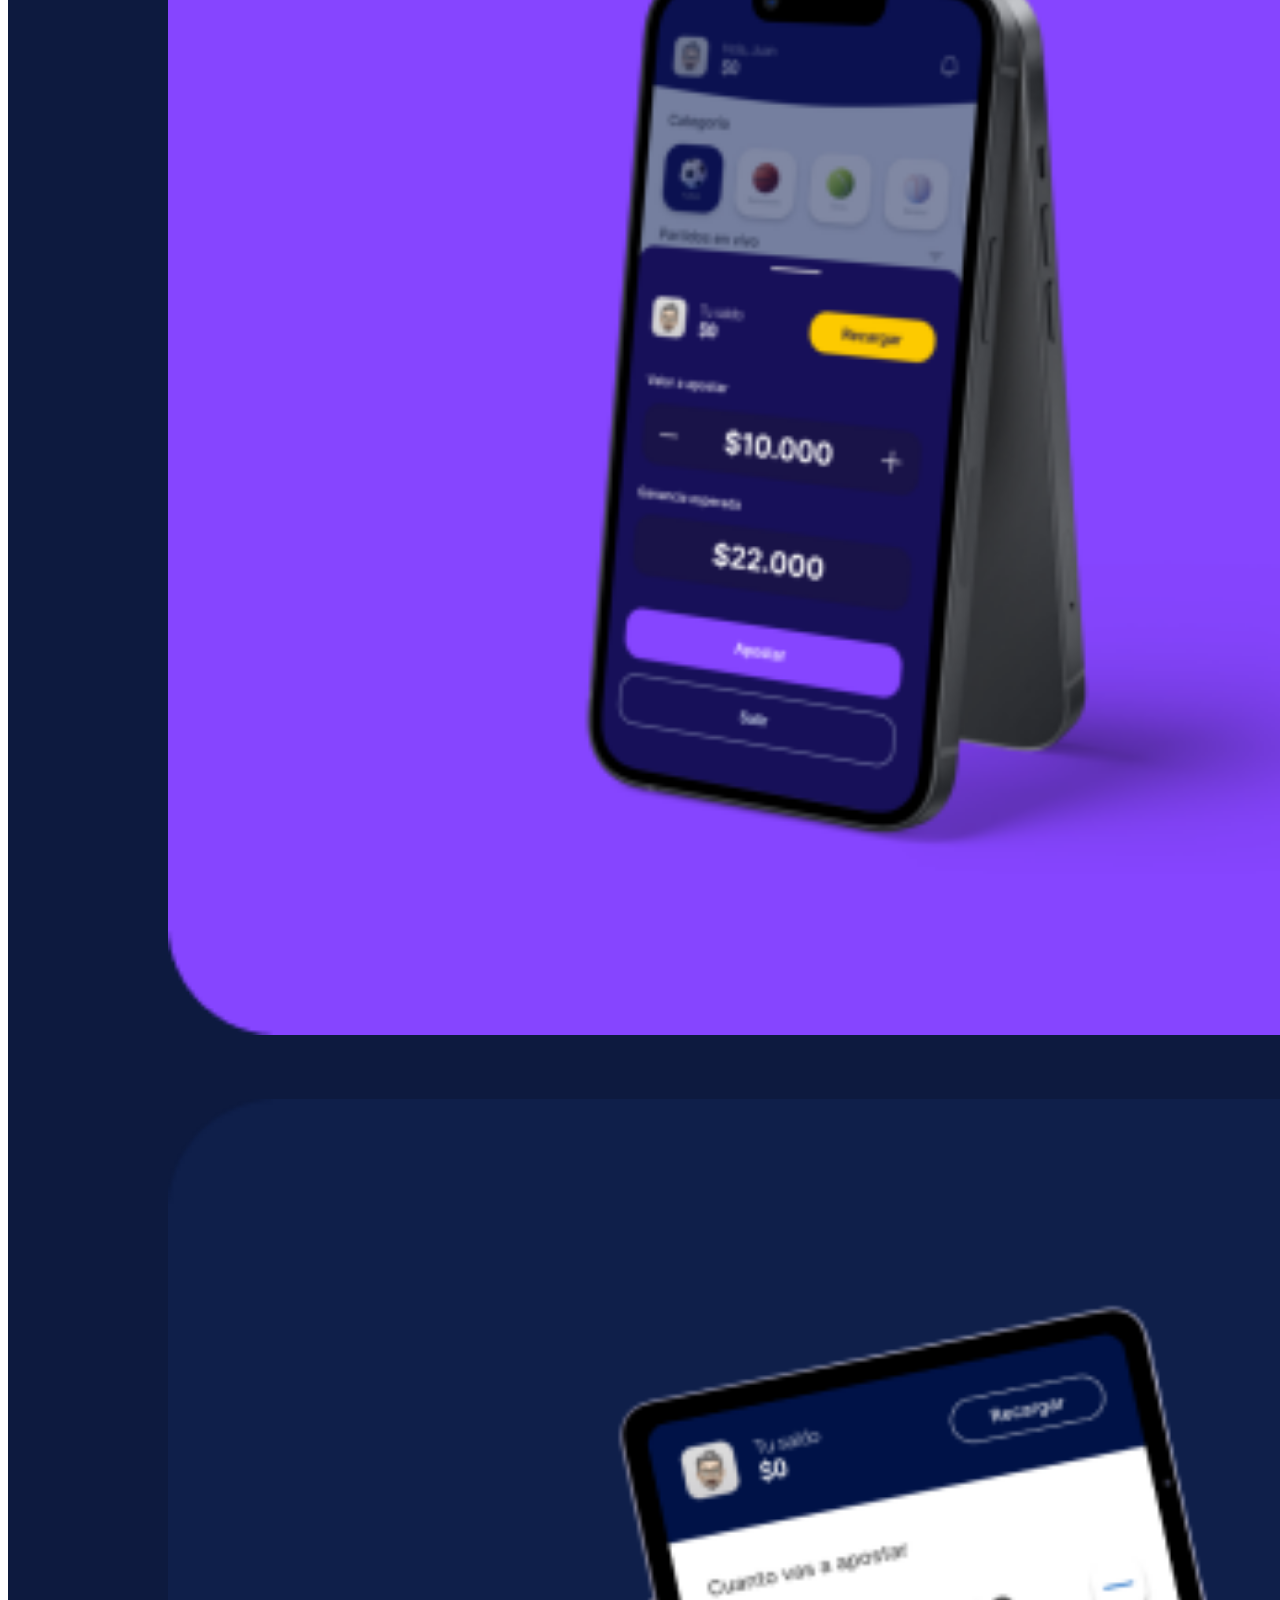
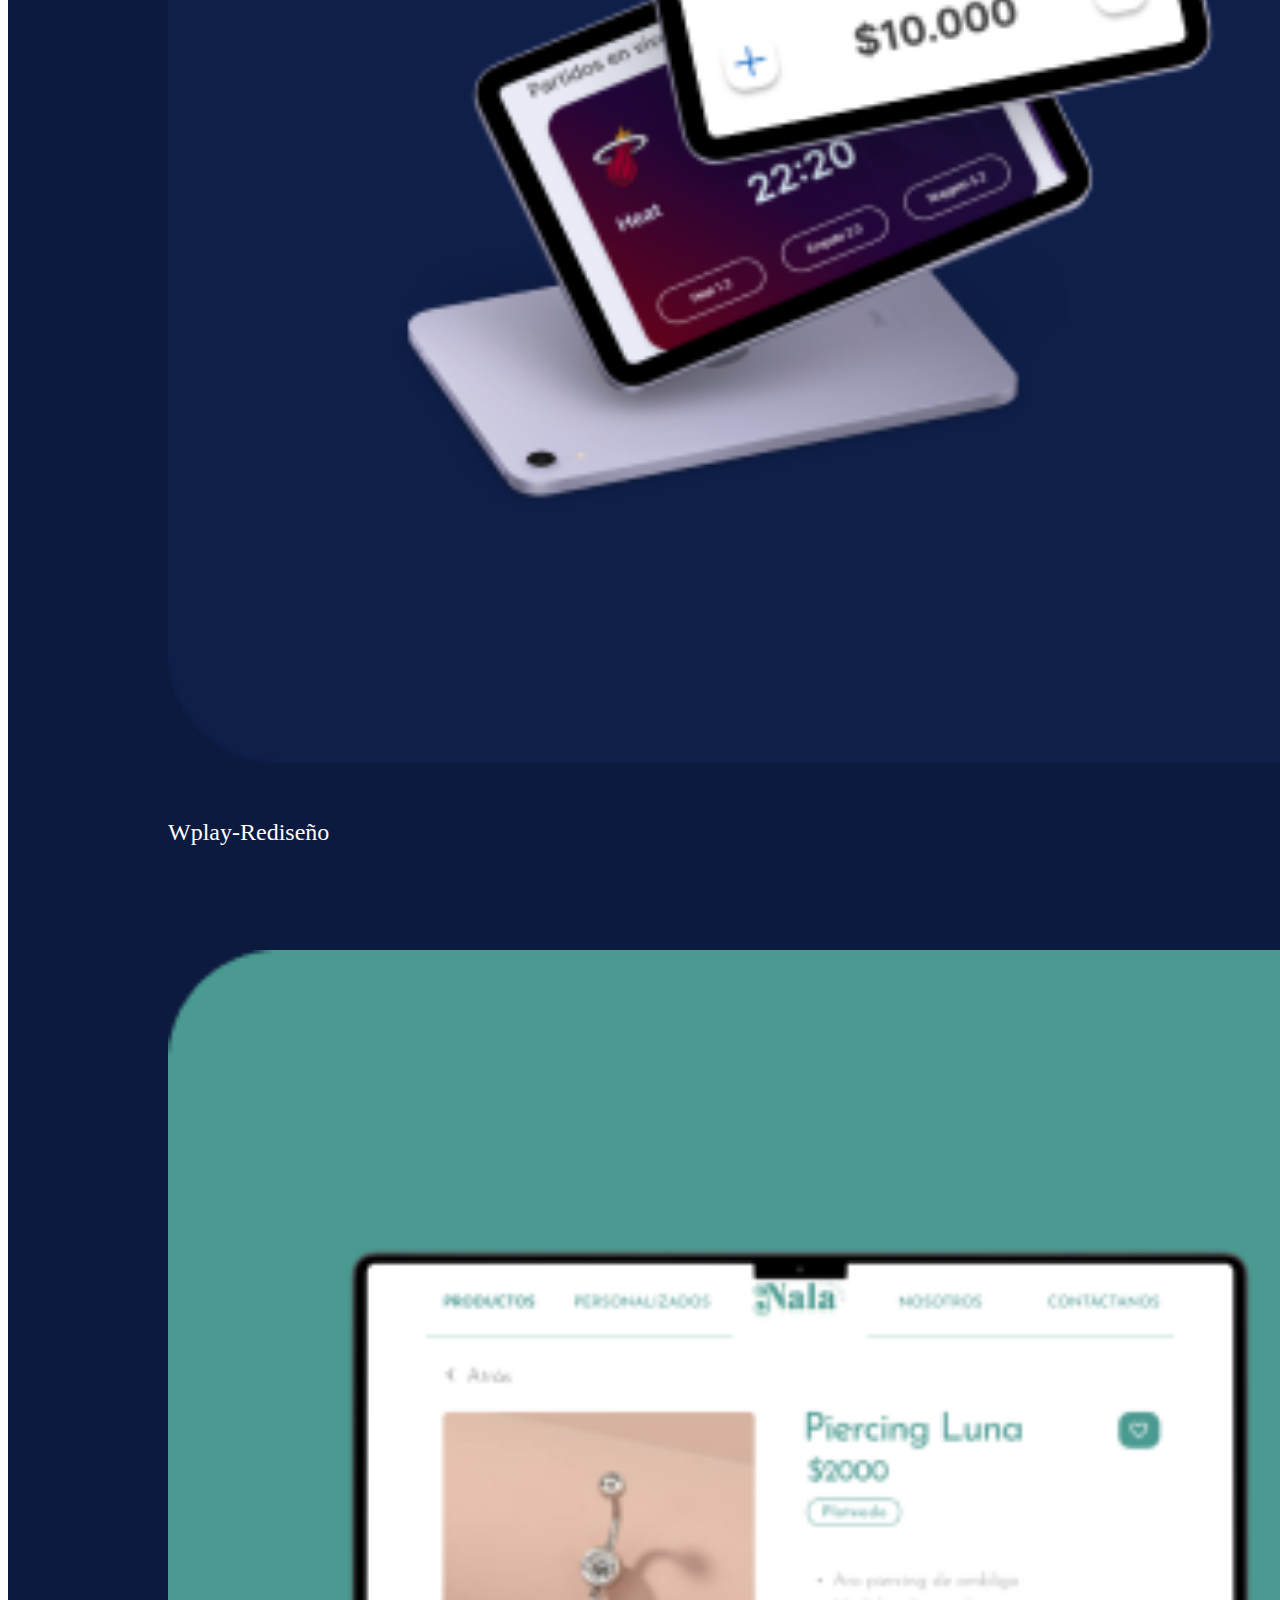
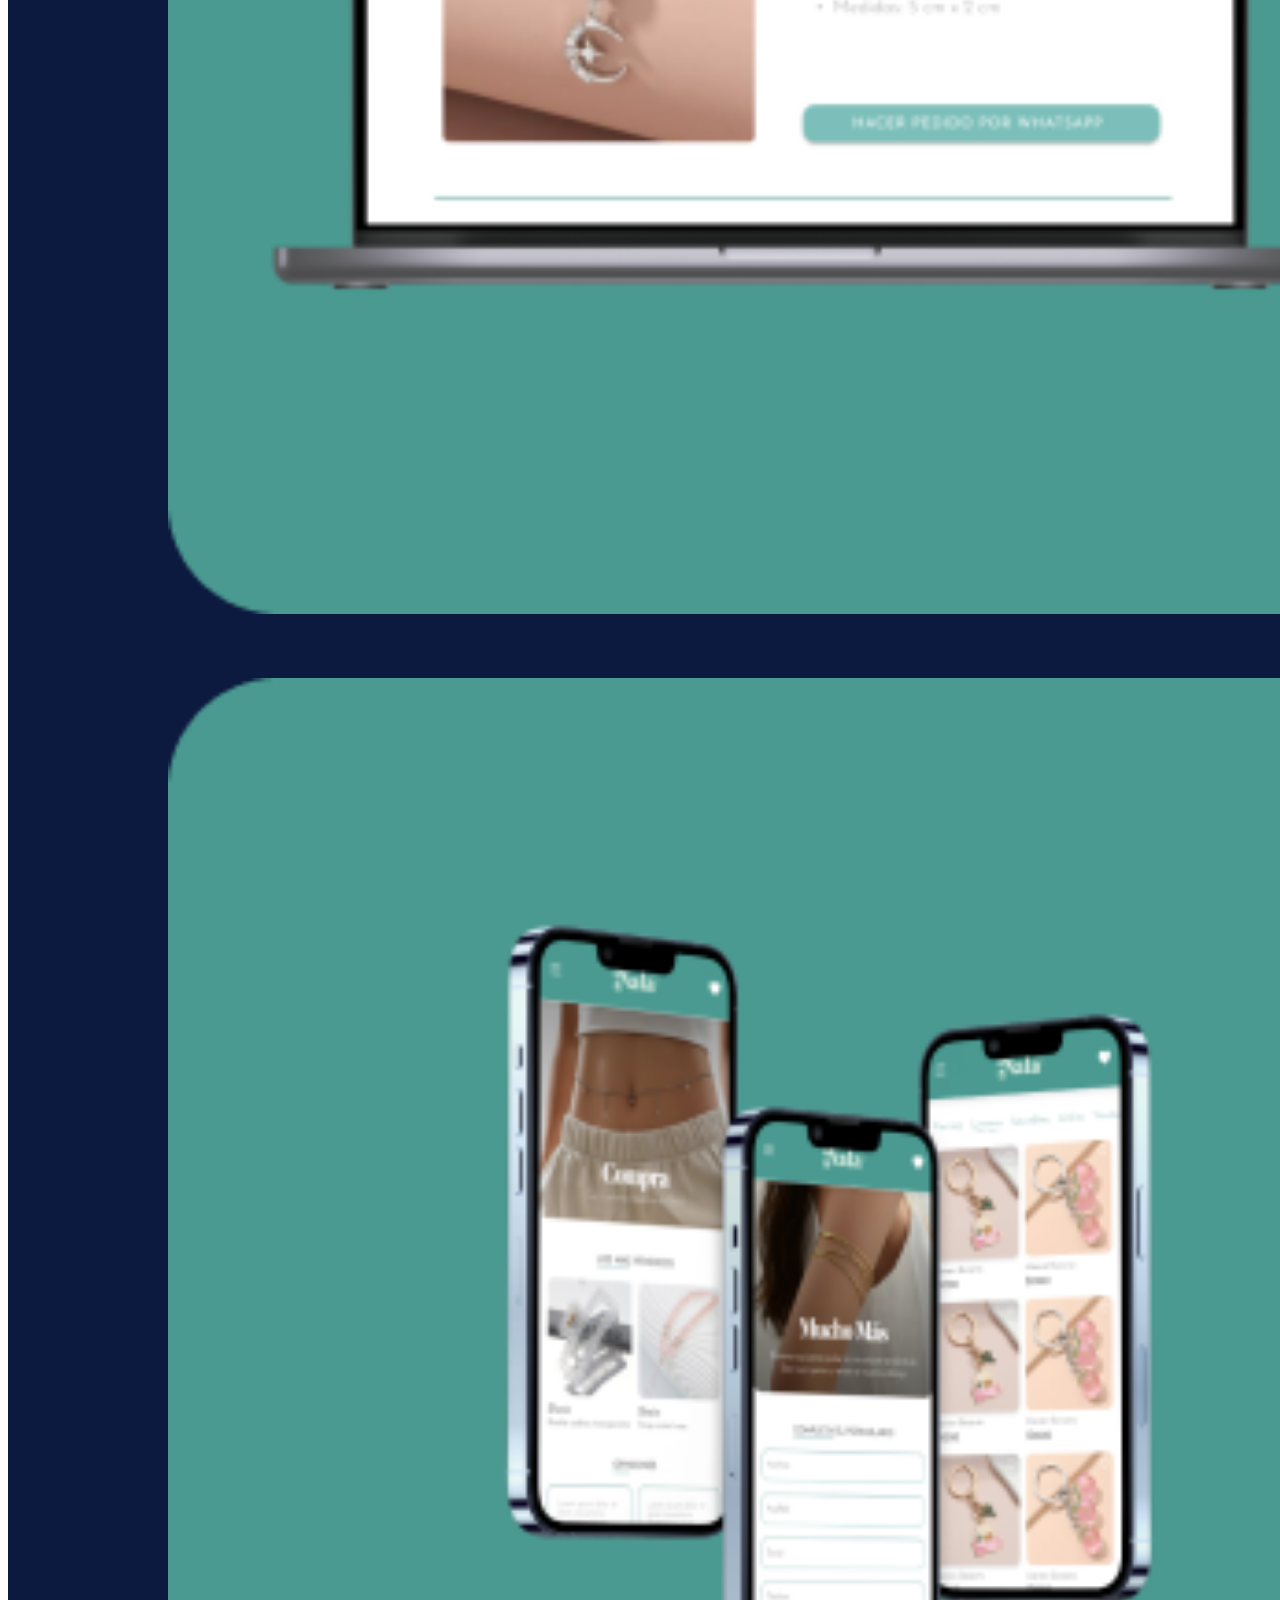
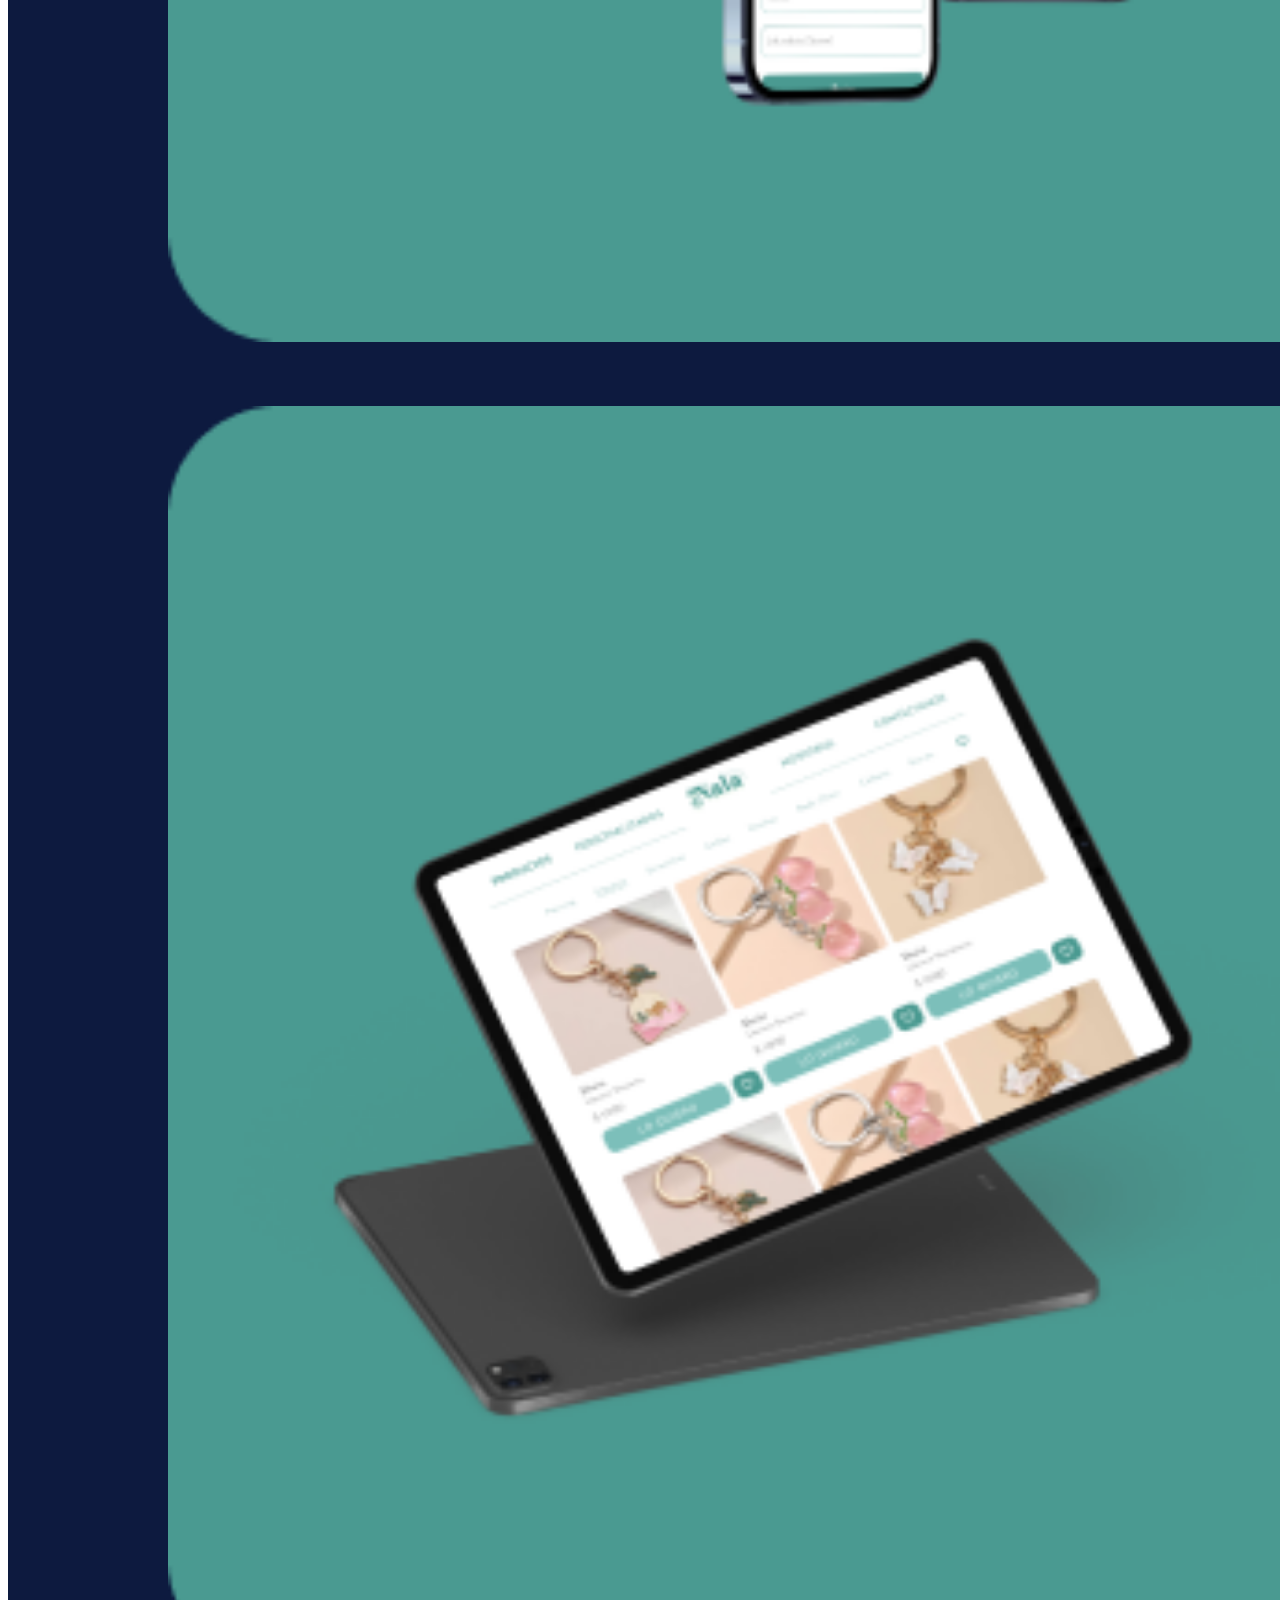
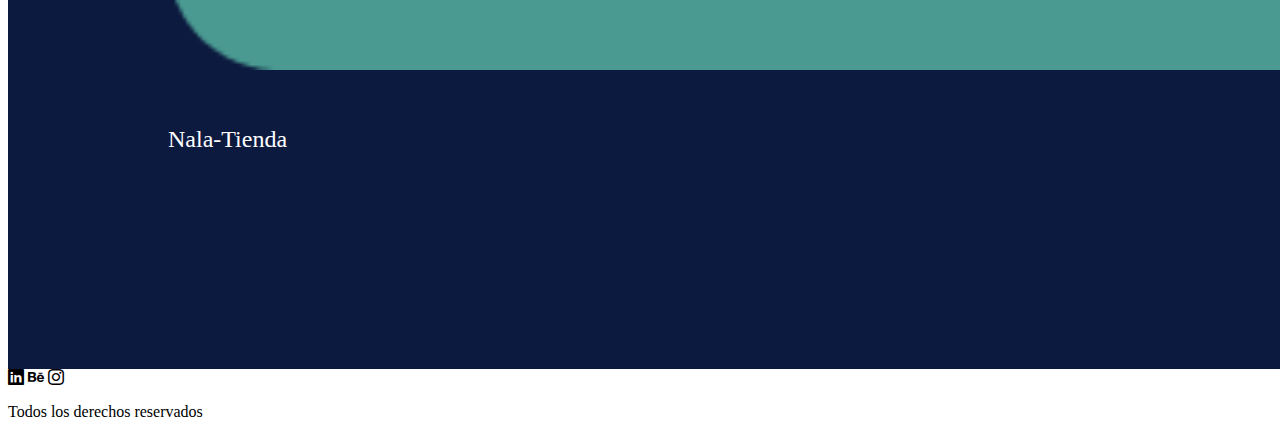
<file: ux.html>
<!DOCTYPE html>
<html lang="es">

<head>
    <meta charset="UTF-8">
    <meta name="viewport" content="width=device-width, initial-scale=1.0">
    <title>Diseño UX/UI</title>
    <link rel="shortcut icon" href="./img/Logo.png" type="image/x-icon">
    <link rel="stylesheet" href="./css/main.css">
    <link rel="stylesheet" href="https://cdn.jsdelivr.net/npm/bootstrap-icons@1.10.5/font/bootstrap-icons.css">
</head>

<body>

    <header>
        <div class="logo">
            <img src="./img/Logo.png" alt="logo">
            <h1>David Rodríguez</h1>
        </div>

        <nav class="navbar">
            <ul class="menu">
                <li class="menu__item"><a href="./index.html">Home</a></li>
                <li class="menu__item"><a href="./quiensoy.html">Sobre mi</a></li>
                <li class="menu__item"><a href="./grafico.html">Diseño gráfico</a></li>
                <li class="menu__item active"><a href="./ux.html">Diseño UX/UI</a></li>
                <li class="menu__item"><a href="./contacto.html">Contacto</a></li>
            </ul>
        </nav>
    </header>

    <main>
        <section class="galeria">
            <div class="texto__galeria">
                <h2 class="galeria__titulo">Diseño UX/UI</h2>
                <p class="galeria__parrafo">Soy diseñador gráfico con enfasis en diseño de experiencias de usuario.</p>
            </div>

            <div>
                <div class="galeria__imagenes">
                    <img class="img1" src="./img/ux/imagen1-parqui.png" alt="">
                    <img class="img2" src="./img/ux/imagen2-parqui.png" alt="">
                    <img class="img3" src="./img/ux/imagen3-parqui.png" alt="">
                </div>
                <h3 class="galeria__subtitulo">Parqui-UX/UI</h3>
            </div>

            <div>
                <div class="galeria__imagenes">
                    <img class="img1" src="./img/ux/imagen1-wplay.png" alt="">
                    <img class="img2" src="./img/ux/imagen2-wplay.png" alt="">
                    <img class="img3" src="./img/ux/imagen3-wplay.png" alt="">
                </div>
                <h3 class="galeria__subtitulo">Wplay-Rediseño</h3>
            </div>

            <div>
                <div class="galeria__imagenes">
                    <img class="img1" src="./img/ux/imagen1-nala.png" alt="">
                    <img class="img2" src="./img/ux/imagen2-nala.png" alt="">
                    <img class="img3" src="./img/ux/imagen3-nala.png" alt="">
                </div>
                <h3 class="galeria__subtitulo">Nala-Tienda</h3>
            </div>

        </section>
    </main>

    <footer>
        <i class="bi bi-linkedin icono__footer"></i>
        <i class="bi bi-behance icono__footer"></i>
        <i class="bi bi-instagram icono__footer"></i>
        <p>Todos los derechos reservados</p>
    </footer>


</body>

</html>
</file>
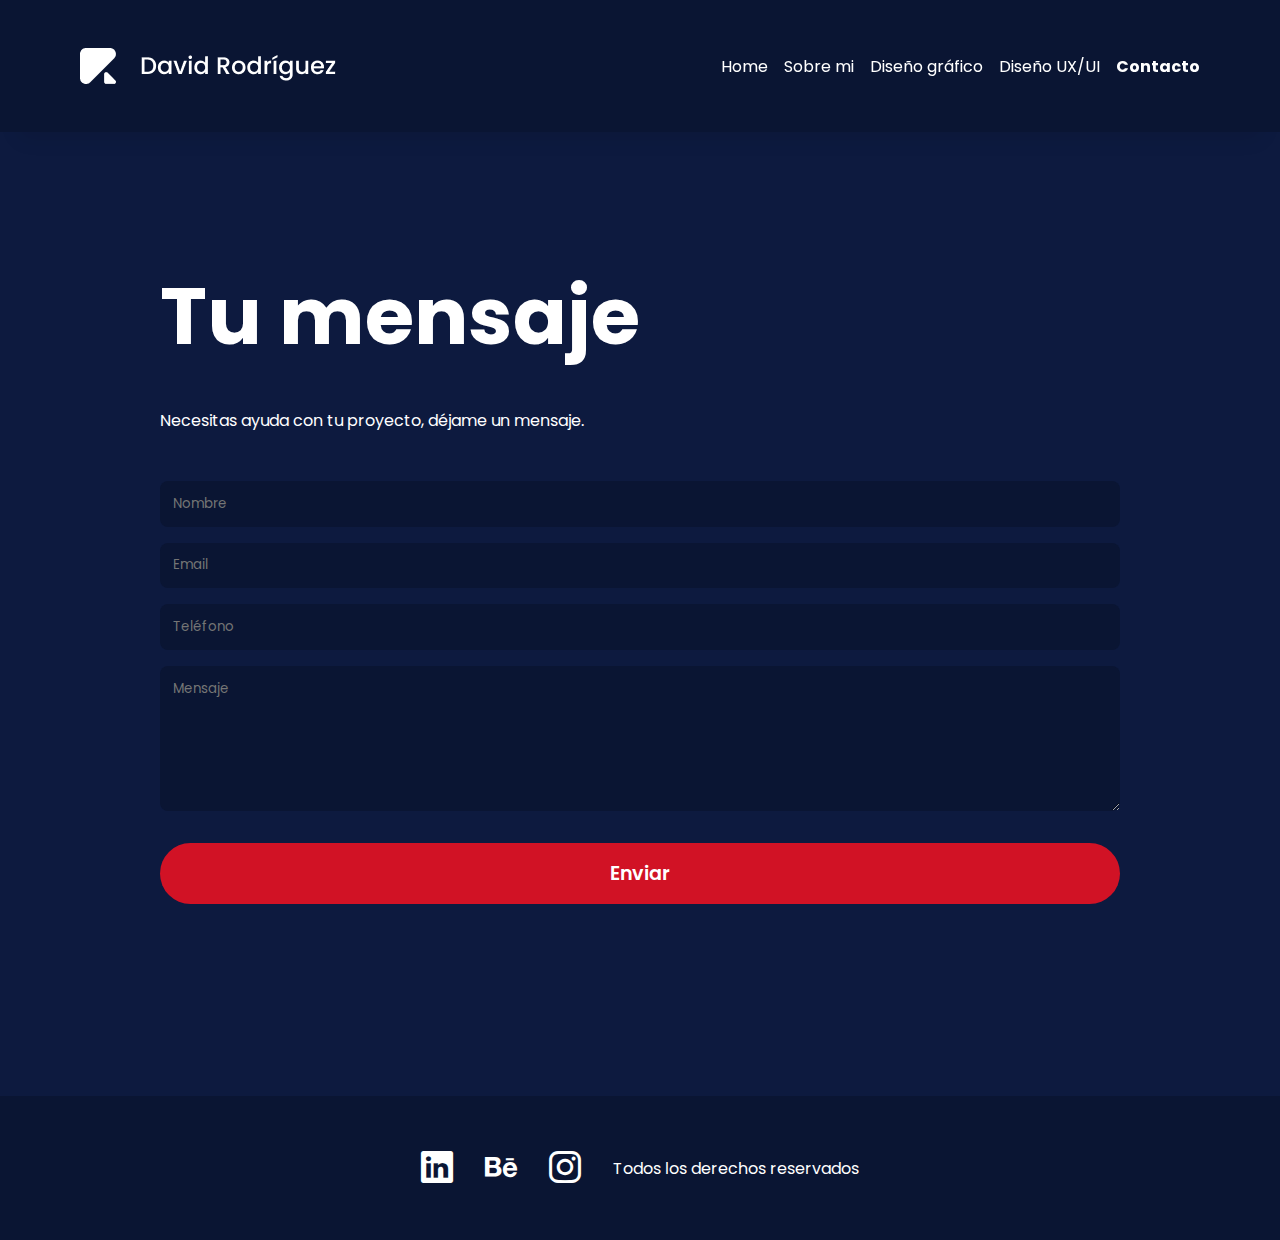
<file: pages/contacto.html>
<!DOCTYPE html>
<html lang="es">

<head>
    <meta charset="UTF-8">
    <meta name="viewport" content="width=device-width, initial-scale=1.0">
    <title>David Rodríguez | Contacto</title>
    <meta name="description" content="Si deseas discutir un proyecto, colaboración o simplemente compartir ideas, ¡no dudes en ponerte en contacto!">
    <meta name="keywords" content="Colaboración, Consulta, Proyecto conjunto, Comunicación, Contacto profesional, Conexión, Colaboración creativa, Conversación, Oportunidades, Ponerse en contacto.">
    <link rel="shortcut icon" href="../img/Favicon.png" type="image/x-icon">
    <link rel="stylesheet" href="../css/styles.css">
    <link rel="stylesheet" href="https://cdn.jsdelivr.net/npm/bootstrap-icons@1.10.5/font/bootstrap-icons.css">
    <script defer src="../scripts/menu.js"></script>
</head>

<body>

    <header>
        <div class="menu__mobile">
            <a class="logo" href="../index.html">
                <img class="simbolo" src="../img/Logo.png" alt="logo">
            </a>
            <button class="nav-toggle"><i class="bi bi-list"></i></button>
        </div>
        
        <nav class="navbar">
            <ul class="menu">
                <li class="menu__item home"><a href="../index.html">Home</a></li>
                <li class="menu__item"><a href="./quiensoy.html">Sobre mi</a></li>
                <li class="menu__item"><a href="./grafico.html">Diseño gráfico</a></li>
                <li class="menu__item"><a href="./ux.html">Diseño UX/UI</a></li>
                <li class="menu__item active"><a href="./contacto.html">Contacto</a></li>
            </ul>
        </nav>
    </header>

    <main>
        <section class="formulario">
            <h2 class="formulario__titulo">Tu mensaje</h2>
            <p class="formulario__parrafo">Necesitas ayuda con tu proyecto, déjame un mensaje.</p>
            <form class="contenedor">
                <div class="contenedor__informacion">

                    <input class="input nombre" type="text" placeholder="Nombre" id="nombre" required>

                    <input class="input email" type="email" placeholder="Email" id="email" required>

                    <input class="input telefono" type="number" placeholder="Teléfono" id="telefono" required>

                    <textarea class="input" name="mensaje" id="mensaje" placeholder="Mensaje" cols="30" rows="6"
                        required></textarea>

                </div>


                <div>
                    <button class="boton__form" type="submit">Enviar</button>
                </div>

            </form>
        </section>
    </main>

    <footer>
        <a href="https://www.linkedin.com/in/davidrodrigez/" target="_blank">
            <i class="bi bi-linkedin icono__footer"></i>
        </a>
        
        <a href="https://www.behance.net/davidrodriguez" target="_blank">
            <i class="bi bi-behance icono__footer"></i>
        </a>

        <a href="https://www.instagram.com/deibite/" target="_blank">
            <i class="bi bi-instagram icono__footer"></i>
        </a>
        
        <p>Todos los derechos reservados</p>
    </footer>


</body>

</html>
</file>
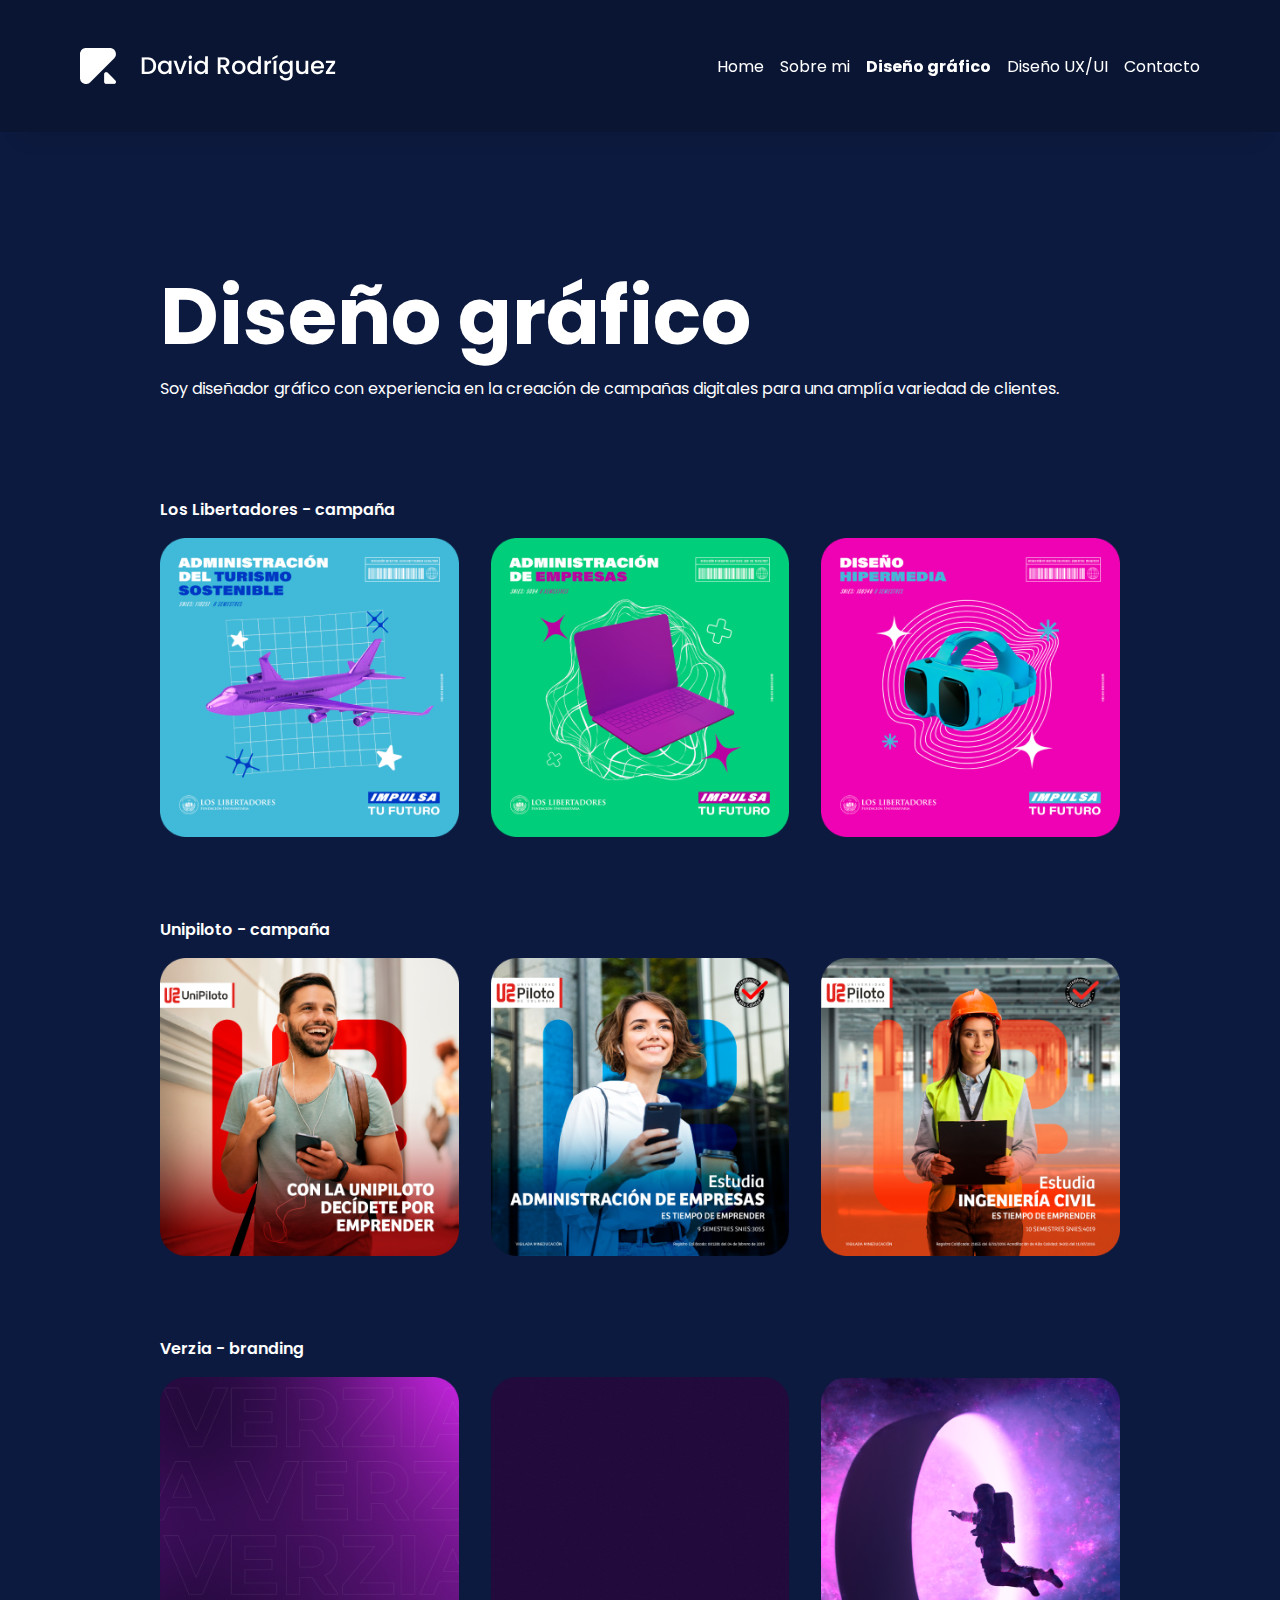
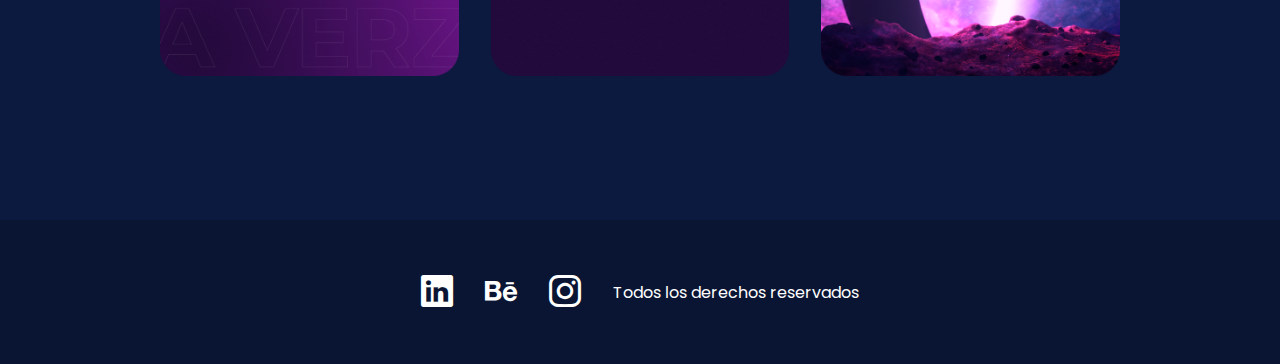
<file: pages/grafico.html>
<!DOCTYPE html>
<html lang="es">

<head>
    <meta charset="UTF-8">
    <meta name="viewport" content="width=device-width, initial-scale=1.0">
    <title>David Rodríguez | Diseño Gráfico</title>
    <meta name="description" content="Explora mi mundo creativo en diseño gráfico.">
    <meta name="keywords" content="Logotipos, Composiciones visuales, Diseño de marca, Ilustraciones, Identidad visual, Diseño de impresión, Colores y tipografías, Gráficos creativos, Arte digital, Diseño publicitario.">
    <link rel="shortcut icon" href="../img/Favicon.png" type="image/x-icon">
    <link rel="stylesheet" href="../css/styles.css">
    <link rel="stylesheet" href="https://cdn.jsdelivr.net/npm/bootstrap-icons@1.10.5/font/bootstrap-icons.css">
    <script defer src="../scripts/menu.js"></script>
</head>

<body>

    <header>
        <div class="menu__mobile">
            <a class="logo" href="../index.html">
                <img class="simbolo" src="../img/Logo.png" alt="logo">
            </a>
            <button class="nav-toggle"><i class="bi bi-list"></i></button>
        </div>
        
        <nav class="navbar">
            <ul class="menu">
                <li class="menu__item home"><a href="../index.html">Home</a></li>
                <li class="menu__item"><a href="./quiensoy.html">Sobre mi</a></li>
                <li class="menu__item active"><a href="./grafico.html">Diseño gráfico</a></li>
                <li class="menu__item"><a href="./ux.html">Diseño UX/UI</a></li>
                <li class="menu__item"><a href="./contacto.html">Contacto</a></li>
            </ul>
        </nav>
    </header>

    <main>
        <section class="galeria">
            <div class="galeria__texto">
                <h2 class="galeria__titulo">Diseño gráfico</h2>
                <p class="galeria__parrafo">Soy diseñador gráfico con experiencia en la creación de campañas digitales
                    para una amplía variedad de
                    clientes.</p>
            </div>

            <div>
                <h3 class="galeria__subtitulo">Los Libertadores - campaña</h3>
                <div class="galeria__imagenes">
                    <img class="galeria_imagen img1" src="../img/diseño/libertadores/imagen1-loslibertadores.png" alt="Imagen 1 campaña los libertadores">
                    <img class="galeria_imagen img2" src="../img/diseño/libertadores/imagen2-loslibertadores.png" alt="Imagen 2 campaña los libertadores">
                    <img class="galeria_imagen img3" src="../img/diseño/libertadores/imagen3-loslibertadores.png" alt="Imagen 3 campaña los libertadores">
                </div>
            </div>

            <div>
                <h3 class="galeria__subtitulo">Unipiloto - campaña</h3>
                <div class="galeria__imagenes">
                    <img class="galeria_imagen img1" src="../img/diseño/piloto/imagen1-unipiloto.png" alt="Imagen 1 campaña unipiloto">
                    <img class="galeria_imagen img2" src="../img/diseño/piloto/imagen2-unipiloto.png" alt="Imagen 2 campaña unipiloto">
                    <img class="galeria_imagen img3" src="../img/diseño/piloto/imagen3-unipiloto.png" alt="Imagen 3 campaña unipiloto">
                </div>
            </div>

            <div>
                <h3 class="galeria__subtitulo"> Verzia - branding</h3>
                <div class="galeria__imagenes">
                    <img class="galeria_imagen img1" src="../img/diseño/verzia/imagen1-verzia.png" alt="Imagen 1 branding verzia">
                    <img class="galeria_imagen img2" src="../img/diseño/verzia/imagen2-verzia.png" alt="Imagen 2 branding verzia">
                    <img class="galeria_imagen img3" src="../img/diseño/verzia/imagen3-verzia.png" alt="Imagen 3 branding verzia">
                </div>
            </div>

        </section>
    </main>

    <footer>
        <a href="https://www.linkedin.com/in/davidrodrigez/" target="_blank">
            <i class="bi bi-linkedin icono__footer"></i>
        </a>
        
        <a href="https://www.behance.net/davidrodriguez" target="_blank">
            <i class="bi bi-behance icono__footer"></i>
        </a>

        <a href="https://www.instagram.com/deibite/" target="_blank">
            <i class="bi bi-instagram icono__footer"></i>
        </a>
        
        <p>Todos los derechos reservados</p>
    </footer>

</body>

</html>
</file>
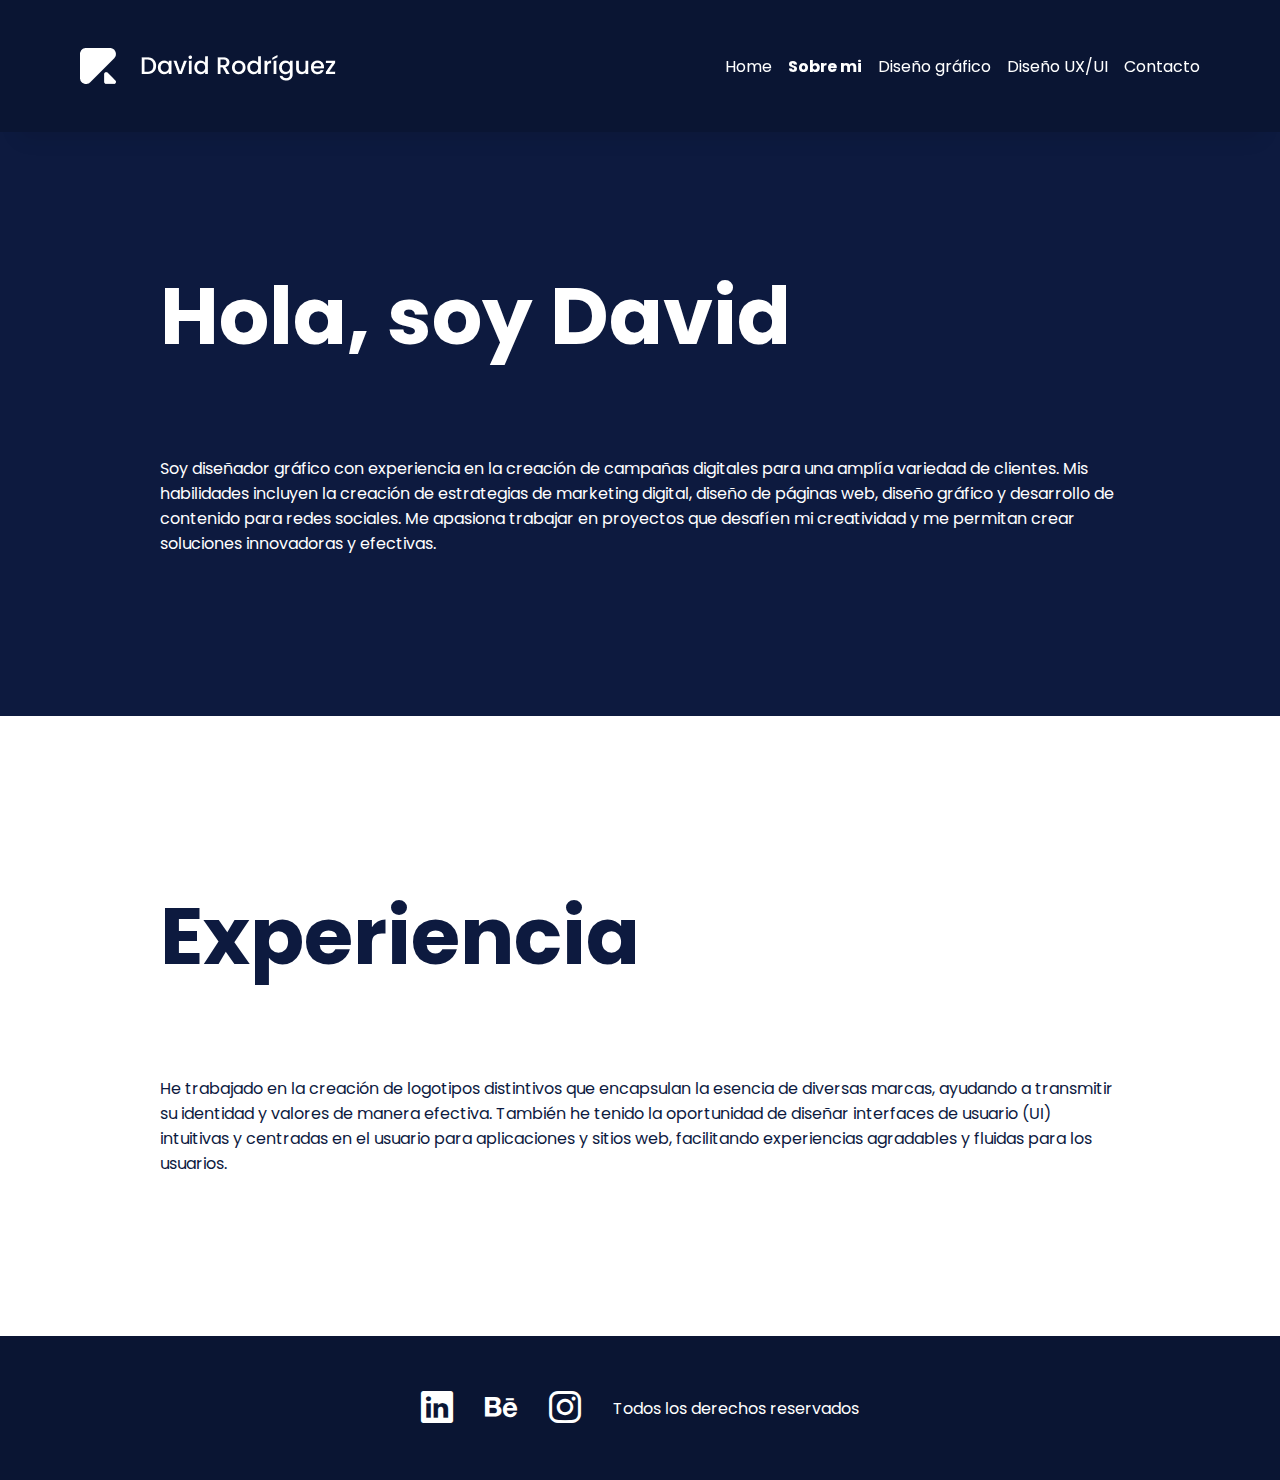
<file: pages/quiensoy.html>
<!DOCTYPE html>
<html lang="es">

<head>
    <meta charset="UTF-8">
    <meta name="viewport" content="width=device-width, initial-scale=1.0">
    <title>David Rodríguez | Sobre mi</title>
    <meta name="description"
        content=" Explora mi trayectoria, inspiraciones y enfoque en la creación de experiencias visuales significativas. ">
    <meta name="keywords"
        content="Perfil profesional, Trayectoria, Diseñador creativo, Inspiración, Pasión por el diseño, Experiencia en diseño gráfico, Especialista en UX/UI, Enfoque en el usuario, Valores y motivaciones, Experiencia laboral.">
    <link rel="shortcut icon" href="../img/Favicon.png" type="image/x-icon">
    <link rel="stylesheet" href="../css/styles.css">
    <link rel="stylesheet" href="https://cdn.jsdelivr.net/npm/bootstrap-icons@1.10.5/font/bootstrap-icons.css">
    <script defer src="../scripts/menu.js"></script>
</head>

<body>

    <header>
        <div class="menu__mobile">
            <a class="logo" href="../index.html">
                <img class="simbolo" src="../img/Logo.png" alt="logo">
            </a>
            <button class="nav-toggle"><i class="bi bi-list"></i></button>
        </div>

        <nav class="navbar">
            <ul class="menu">
                <li class="menu__item home"><a href="../index.html">Home</a></li>
                <li class="menu__item active"><a href="./quiensoy.html">Sobre mi</a></li>
                <li class="menu__item"><a href="./grafico.html">Diseño gráfico</a></li>
                <li class="menu__item"><a href="./ux.html">Diseño UX/UI</a></li>
                <li class="menu__item"><a href="./contacto.html">Contacto</a></li>
            </ul>
        </nav>
    </header>

    <main>
        <section class="card__sobremi cardhola">
            <h2 class="card__titulo soy">Hola, soy David</h2>
            <p class="card__parrafo">Soy diseñador gráfico con experiencia en la creación de campañas digitales para una
                amplía variedad de
                clientes.

                Mis habilidades incluyen la creación de estrategias de marketing digital, diseño de páginas web, diseño
                gráfico y desarrollo de contenido para redes sociales. Me apasiona trabajar en proyectos que desafíen mi
                creatividad y me permitan crear soluciones innovadoras y efectivas.</p>
        </section>

        <section class="card__sobremi cardexperiencia">
            <h2 class="card__titulo">Experiencia</h2>
            <p class="card__parrafo">He trabajado en la creación de logotipos distintivos que encapsulan la esencia de
                diversas marcas,
                ayudando a transmitir su identidad y valores de manera efectiva. También he tenido la oportunidad de
                diseñar interfaces de usuario (UI) intuitivas y centradas en el usuario para aplicaciones y sitios web,
                facilitando experiencias agradables y fluidas para los usuarios.</p>
        </section>
    </main>

    <footer>
        <a href="https://www.linkedin.com/in/davidrodrigez/" target="_blank">
            <i class="bi bi-linkedin icono__footer"></i>
        </a>

        <a href="https://www.behance.net/davidrodriguez" target="_blank">
            <i class="bi bi-behance icono__footer"></i>
        </a>

        <a href="https://www.instagram.com/deibite/" target="_blank">
            <i class="bi bi-instagram icono__footer"></i>
        </a>

        <p>Todos los derechos reservados</p>
    </footer>

</body>

</html>
</file>
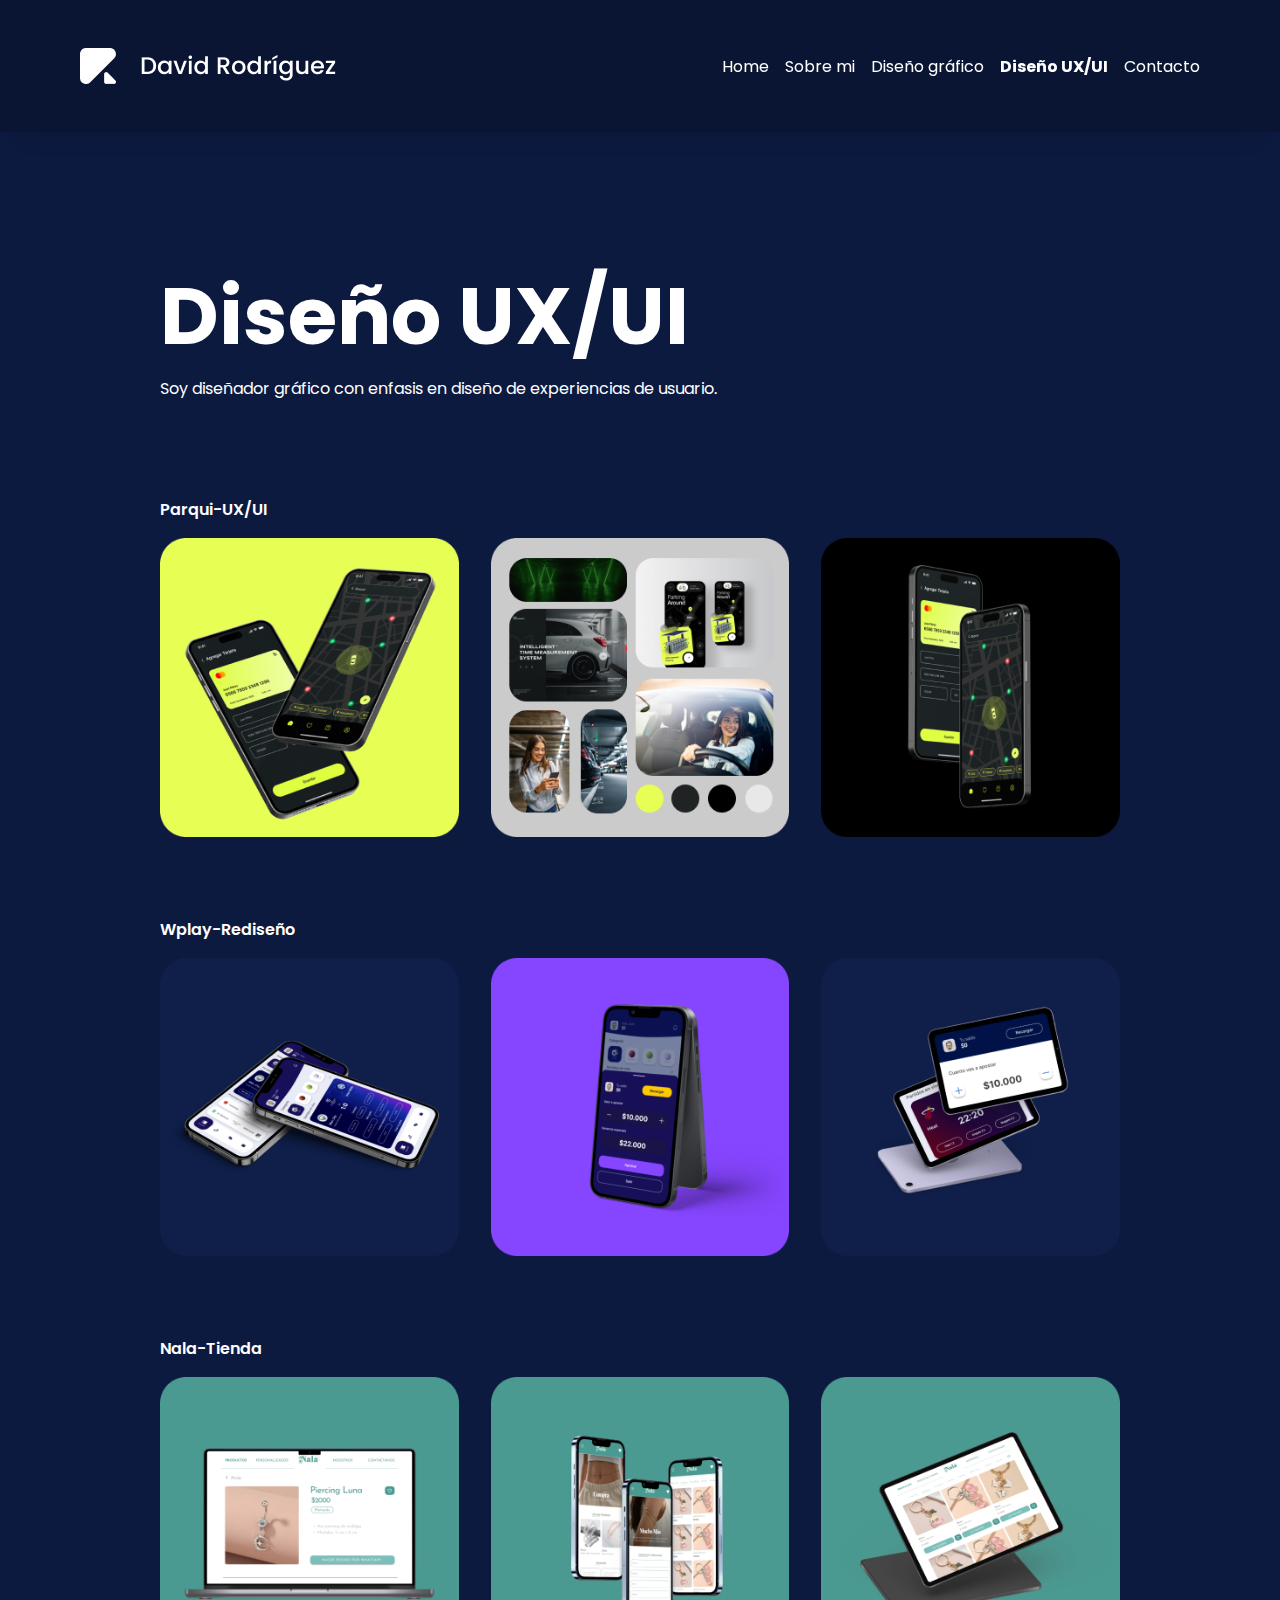
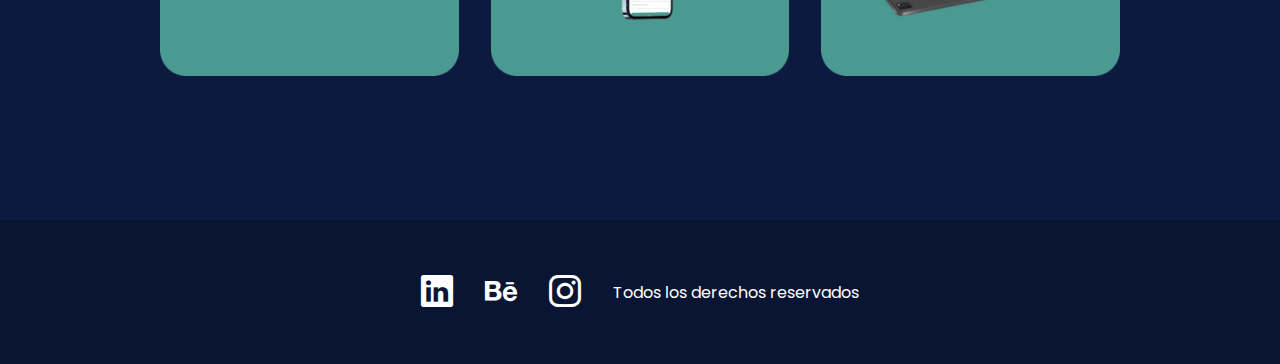
<file: pages/ux.html>
<!DOCTYPE html>
<html lang="es">

<head>
    <meta charset="UTF-8">
    <meta name="viewport" content="width=device-width, initial-scale=1.0">
    <title>David Rodríguez | Diseño UX/UI</title>
    <meta name="description" content="Diseño que prioriza la experiencia del usuario">
    <meta name="keywords" content="Diseño de experiencia del usuario, Diseño de interfaz de usuario, Navegación intuitiva, Usabilidad, Prototipos, Diseño centrado en el usuario, Experiencias interactivas, Interfaces atractivas, Optimización de la interacción, Testeo de usuarios.">
    <link rel="shortcut icon" href="../img/Favicon.png" type="image/x-icon">
    <link rel="stylesheet" href="../css/styles.css">
    <link rel="stylesheet" href="https://cdn.jsdelivr.net/npm/bootstrap-icons@1.10.5/font/bootstrap-icons.css">
    <script defer src="../scripts/menu.js"></script>
</head>

<body>

    <header>
        <div class="menu__mobile">
            <a class="logo" href="../index.html">
                <img class="simbolo" src="../img/Logo.png" alt="logo">
            </a>
            <button class="nav-toggle"><i class="bi bi-list"></i></button>
        </div>
        
        <nav class="navbar">
            <ul class="menu">
                <li class="menu__item home"><a href="../index.html">Home</a></li>
                <li class="menu__item"><a href="./quiensoy.html">Sobre mi</a></li>
                <li class="menu__item"><a href="./grafico.html">Diseño gráfico</a></li>
                <li class="menu__item active"><a href="./ux.html">Diseño UX/UI</a></li>
                <li class="menu__item"><a href="./contacto.html">Contacto</a></li>
            </ul>
        </nav>
    </header>

    <main>
        <section class="galeria">
            <div class="galeria__texto">
                <h2 class="galeria__titulo">Diseño UX/UI</h2>
                <p class="galeria__parrafo">Soy diseñador gráfico con enfasis en diseño de experiencias de usuario.</p>
            </div>

            <div>
                <h3 class="galeria__subtitulo">Parqui-UX/UI</h3>
                <div class="galeria__imagenes">
                    <img class="galeria_imagen img1" src="../img/ux/parqui/imagen1-parqui.png" alt="Imagen 1 UX UI parqui app">
                    <img class="galeria_imagen img2" src="../img/ux/parqui/imagen2-parqui.png" alt="Imagen 1 UX UI parqui app">
                    <img class="galeria_imagen img3" src="../img/ux/parqui/imagen3-parqui.png" alt="Imagen 1 UX UI parqui app">
                </div>
            </div>

            <div>
                <h3 class="galeria__subtitulo">Wplay-Rediseño</h3>
                <div class="galeria__imagenes">
                    <img class="galeria_imagen img1" src="../img/ux/wplay/imagen1-wplay.png" alt="Imagen 1 UX UI wplay app">
                    <img class="galeria_imagen img2" src="../img/ux/wplay/imagen2-wplay.png" alt="Imagen 2 UX UI wplay app">
                    <img class="galeria_imagen img3" src="../img/ux/wplay/imagen3-wplay.png" alt="Imagen 1 UX UI wplay app">
                </div>
            </div>

            <div>
                <h3 class="galeria__subtitulo">Nala-Tienda</h3>
                <div class="galeria__imagenes">
                    <img class="galeria_imagen img1" src="../img/ux/nala/imagen1-nala.png" alt="Imagen 1 UX UI nala tienda web">
                    <img class="galeria_imagen img2" src="../img/ux/nala/imagen2-nala.png" alt="Imagen 2 UX UI nala tienda web">
                    <img class="galeria_imagen img3" src="../img/ux/nala/imagen3-nala.png" alt="Imagen 3 UX UI nala tienda web">
                </div>
            </div>

        </section>
    </main>

    <footer>
        <a href="https://www.linkedin.com/in/davidrodrigez/" target="_blank">
            <i class="bi bi-linkedin icono__footer"></i>
        </a>
        
        <a href="https://www.behance.net/davidrodriguez" target="_blank">
            <i class="bi bi-behance icono__footer"></i>
        </a>

        <a href="https://www.instagram.com/deibite/" target="_blank">
            <i class="bi bi-instagram icono__footer"></i>
        </a>
        
        <p>Todos los derechos reservados</p>
    </footer>
</body>

</html>
</file>
<file: css/styles.css>
@import url("https://fonts.googleapis.com/css2?family=Poppins:wght@300;400;600;700&display=swap");
.icono__footer {
  color: white;
  font-size: 2rem;
  margin-right: 2rem;
}

.formulario .contenedor .boton__form, .card .card__boton {
  background-color: #D11225;
  color: white;
  border: none;
  border-radius: 2rem;
  padding: 1rem 5rem;
  font-size: 1.2rem;
  font-weight: 600;
  transition: 0.3s;
}

@keyframes imagenes {
  from {
    scale: 50%;
  }
  to {
    scale: 100%;
  }
}
* {
  margin: 0;
  padding: 0;
  box-sizing: border-box;
  font-family: "poppins", sans-serif;
}
* a {
  text-decoration: none;
}

header {
  background-color: #0a1533;
  display: flex;
  justify-content: space-between;
  align-items: center;
  padding-block: 3rem;
  padding-inline: 5rem;
  position: fixed;
  z-index: 100;
  width: 100%;
  transition: 0.2s;
  box-shadow: rgba(0, 0, 0, 0.1) 0px 25px 20px -20px;
}
header .nav-toggle {
  color: white;
  background: none;
  border: none;
  font-size: 2rem;
  display: none;
}
header .logo {
  display: flex;
  gap: 1rem;
  align-items: center;
}
header .logo h1 {
  color: white;
  font-size: 1.1rem;
}
header .menu {
  display: flex;
  list-style-type: none;
  gap: 1rem;
}
header .menu .active {
  font-weight: 700;
}
header .menu .menu__item a {
  color: white;
  text-decoration: none;
  transition: 0.3s;
}
header .menu .menu__item a:hover {
  font-weight: 700;
  color: #D11225;
}

@media screen and (max-width: 1200px) {
  header {
    display: block;
  }
  header .menu__mobile {
    justify-content: space-between;
    display: flex;
  }
  header .menu__mobile .nav-toggle {
    display: block;
  }
  header .menu__mobile .logo {
    display: block;
  }
  header .navbar .menu {
    display: flex;
    flex-direction: column;
    background-color: #0D1A3F;
    position: fixed;
    top: 9rem;
    width: 100%;
    gap: 2rem;
    align-items: center;
    padding-block: 4rem;
    height: calc(100% - 9rem);
    overflow-y: auto;
    left: 100%;
    transition: 0.3s;
  }
  header .navbar .menu .menu__item {
    padding-block: 1rem;
  }
  header .navbar .menu_visible {
    left: 0;
  }
}
@media screen and (max-width: 600px) {
  header {
    padding-block: 3rem;
    padding-inline: 2.8rem;
  }
  header .menu__mobile {
    display: flex;
    align-items: center;
  }
  header .menu__mobile .nav-toggle {
    display: block;
  }
  header .menu__mobile .logo {
    display: block;
  }
  header .menu__mobile .logo .simbolo {
    max-width: 80%;
  }
  header .navbar .menu {
    display: flex;
    flex-direction: column;
    background-color: #0D1A3F;
    position: fixed;
    top: 9rem;
    width: 100%;
    gap: 2rem;
    align-items: center;
    padding-block: 4rem;
    height: calc(100% - 9rem);
    overflow-y: auto;
    left: 100%;
    transition: 0.3s;
  }
  header .navbar .menu .menu__item {
    padding-block: 1rem;
  }
  header .navbar .menu_visible {
    left: 0;
  }
}
.card {
  background-color: #0D1A3F;
  color: white;
  display: flex;
  flex-direction: row;
  padding-inline: 10rem;
  padding-block: 10rem;
  max-width: 100%;
  align-items: center;
  justify-content: center;
  gap: 5rem;
}
@media screen and (max-width: 1200px) {
  .card {
    flex-direction: column;
    align-items: start;
    padding-inline: 5rem;
  }
}
@media screen and (max-width: 600px) {
  .card {
    padding-inline: 2.5rem;
    justify-content: center;
    align-items: center;
    padding-block: 8rem;
  }
}
.card .card__imagen {
  max-width: 100%;
  transition: 1s;
  animation: imagenes 0.5s;
}
.card .card__titulo {
  font-size: 5rem;
}
@media screen and (max-width: 600px) {
  .card .card__titulo {
    font-size: 3rem;
  }
}
.card .card__parrafo {
  font-size: 1rem;
  margin-block: 1rem;
  margin-bottom: 3rem;
}
.cardgrafico {
  background-color: white;
  color: #0D1A3F;
}
@media screen and (max-width: 1200px) {
  .cardgrafico {
    flex-direction: column-reverse;
  }
}

.cardquien {
  padding-top: 16rem;
}
@media screen and (max-width: 600px) {
  .cardquien {
    padding-top: 14rem;
  }
}

.card__sobremi {
  background-color: #0D1A3F;
  color: white;
  display: flex;
  flex-direction: column;
  padding-inline: 10rem;
  padding-block: 10rem;
  max-width: 100%;
  align-items: flex-start;
  gap: 5rem;
  justify-content: center;
}
@media screen and (max-width: 1200px) {
  .card__sobremi {
    flex-direction: column;
    align-items: start;
    padding-inline: 5rem;
  }
}
@media screen and (max-width: 600px) {
  .card__sobremi {
    padding-inline: 2.5rem;
    justify-content: center;
    align-items: start;
    padding-block: 8rem;
    gap: 3rem;
    padding-block: 6rem;
  }
}
.card__sobremi .card__titulo {
  font-size: 5rem;
}
@media screen and (max-width: 600px) {
  .card__sobremi .card__titulo {
    font-size: 3rem;
  }
}
.card__sobremi .card__parrafo {
  font-size: 1rem;
}

.cardexperiencia {
  background-color: white;
  color: #0D1A3F;
}

.cardhola {
  padding-top: 16rem;
}
@media screen and (max-width: 600px) {
  .cardhola {
    padding-top: 14rem;
  }
}

.galeria {
  background-color: #0D1A3F;
  color: white;
  padding-inline: 10rem;
  padding-block: 5rem;
  width: 100%;
  padding-top: 16rem;
  justify-content: center;
  max-width: 100%;
}
@media screen and (max-width: 600px) {
  .galeria {
    padding-inline: 2rem;
    padding-top: 12rem;
  }
}
.galeria .galeria__texto {
  display: flex;
  flex-direction: column;
  margin-bottom: 5rem;
}
@media screen and (max-width: 600px) {
  .galeria .galeria__texto {
    margin-bottom: 3rem;
  }
}
.galeria .galeria__texto .galeria__titulo {
  font-size: 5rem;
}
@media screen and (max-width: 600px) {
  .galeria .galeria__texto .galeria__titulo {
    font-size: 3rem;
    padding-bottom: 1rem;
  }
}
.galeria .galeria__texto .galeria__parrafo {
  font-size: 1rem;
}

.galeria__subtitulo {
  font-size: 1rem;
  font-weight: 600;
  padding-block: 1rem;
}

.galeria__imagenes {
  display: grid;
  grid-template-columns: 1fr 1fr 1fr;
  grid-template-rows: 1fr;
  grid-template-areas: "img1   img2    img3";
  grid-gap: 2rem;
  padding-bottom: 4rem;
  transition: 1s;
  animation: imagenes 0.5s;
}
@media screen and (max-width: 600px) {
  .galeria__imagenes {
    grid-template-columns: 1fr;
    grid-template-rows: 1fr 1fr 1fr;
    grid-template-areas: "img1" "img2" "img3";
    padding-bottom: 2rem;
  }
}
.galeria__imagenes .img1 {
  grid-area: img1;
  width: 100%;
}
.galeria__imagenes .img2 {
  grid-area: img2;
  width: 100%;
}
.galeria__imagenes .img3 {
  grid-area: img3;
  width: 100%;
}
.galeria__imagenes .galeria__imagenes {
  transition: 0.3s;
}
.galeria__imagenes .galeria_imagen {
  transition: 0.3s;
}
.galeria__imagenes .galeria_imagen:hover {
  transform: scale(105%) translateY(1rem);
}

.formulario {
  background-color: #0D1A3F;
  color: white;
  padding-inline: 10rem;
  padding-block: 12rem;
  width: 100%;
}
@media screen and (max-width: 600px) {
  .formulario {
    padding-inline: 2rem;
    padding-block: 8rem;
  }
}
.formulario .formulario__titulo {
  font-size: 5rem;
  margin-top: 4rem;
  margin-bottom: 2rem;
}
@media screen and (max-width: 600px) {
  .formulario .formulario__titulo {
    font-size: 3rem;
    margin-top: 6rem;
  }
}
.formulario .formulario__parrafo {
  font-size: 1rem;
}
.formulario .contenedor {
  margin-top: 3rem;
  display: flex;
  flex-direction: column;
  justify-content: center;
  gap: 2rem;
}
.formulario .contenedor .boton__form {
  width: 100%;
}
.formulario .contenedor .contenedor__informacion {
  display: flex;
  flex-direction: column;
  gap: 1rem;
}
@media screen and (max-width: 600px) {
  .formulario .contenedor .contenedor__informacion {
    gap: 0.5rem;
  }
}
.formulario .contenedor .contenedor__informacion .input {
  width: 100%;
  background-color: #0a1533;
  display: flex;
  flex-direction: row;
  border-radius: 0.5rem;
  padding: 0.8rem;
  border: 0;
  color: white;
}
@media screen and (max-width: 600px) {
  .formulario .contenedor .contenedor__informacion .input {
    padding: 1.2rem;
  }
}

@media screen and (max-width: 600px) {
  .icono__footer {
    font-size: 1.5rem;
  }
}

footer {
  padding: 3rem;
  color: white;
  background-color: #0a1533;
  display: flex;
  align-items: center;
  justify-content: center;
}
@media screen and (max-width: 600px) {
  footer {
    padding: 2rem;
    font-size: 0.6rem;
  }
}/*# sourceMappingURL=styles.css.map */
</file>
<file: css/main.css>
/* cards */
/* galeria */
/* fin galeria */
/*contacto*/
/*fin contacto*/
/* footer */

@media screen and (max-width: 1350px) {
    
.card {
    background-color: #0D1A3F;
    color: white;
    padding-inline : 10rem;
    padding-block: 6rem;
    width: 100%;
    display: flex;
    flex-direction: column;
}

.quiensoy {
    padding-top: 20rem;
    gap: 5rem;
    align-items: start;
}


.grafico {
    background-color: white;
    color: #0D1A3F;
    gap: 5rem;
    align-items: center;
    display: flex;
    flex-direction: column-reverse;
    align-items: start;
}

.ux {
    padding-top: 10rem;
    gap: 5rem;
    align-items: start;
}

.card__imagen {
    grid-column: 1/3;
    grid-row: 1/2;
    max-width: 100%;
    margin-bottom: 2rem
}

.texto {
    grid-column: 3/5;
    grid-row: 1/2;
}

.card__titulo {
    font-size: 5rem;
    margin-bottom: 2rem
}

.card__parrafo {
    font-size: 1.2rem;
    margin-bottom: 2rem
}

.card__boton {
    background-color: #D11225;
    border: 0;
    padding-inline: 5rem;
    padding-block: 1rem;
    border-radius: 2rem;
    color: white;
    font-size: 1.2rem;
    font-weight: 600;
    margin-block: 2rem;
}

.card__soy-david {
    background-color: #0D1A3F;
    color: white;
    padding-inline : 10rem;
    padding-block: 10rem;
    width: 100%;
}

.soy {
    padding-top: 5rem;
}

.card__experiencia {
    background-color: white;
    color: #0D1A3F;
    padding-inline : 10rem;
    padding-block: 10rem;
    width: 100%;
}

/* galeria */

.galeria {
    background-color: #0D1A3F;
    color: white;
    padding-inline : 10rem;
    padding-block: 10rem;
    width: 100%;
}

.texto__galeria {
    display: flex;
    flex-direction: column;
}

.galeria {
    padding-top: 12rem;
}

.galeria__titulo{
    font-size: 5rem;
    margin-bottom: 2rem
}

.galeria__subtitulo{
    font-size: 1.5rem;
    font-weight: 100;
    padding-block: 2rem;
}

.galeria__parrafo {
    font-size: 1.2rem;
    margin-bottom: 2rem
}

.galeria__imagenes {
    display: grid;
    grid-template-columns: 1fr;
    grid-template-rows: 1fr 1fr 1fr;
    grid-template-areas: 
        "img1"
        "img2"
        "img3"
        ;
    grid-gap: 4rem;
    padding-top: 3rem;
}

.img1{
    grid-area: img1;
    width: 100%;

}

.img2{
    grid-area: img2;
    width: 100%;
}

.img3{
    grid-area: img3;
    width: 100%;
}

/* fin galeria */

/*contacto*/

.formulario {
    background-color: #0D1A3F;
    color: white;
    padding-inline : 10rem;
    padding-block: 8rem;
    width: 100%;
}

.formulario__titulo {
    font-size: 5rem;
    margin-bottom: 2rem;
    margin-top: 8rem;
}

.formulario__parrafo {
    font-size: 1.2rem;
}

.contenedor {
    margin-top: 4rem;
    display: flex;
    flex-direction: column;
    justify-content: center;
    gap: 4rem;
}

.contenedor__informacion {
    display: flex;
    flex-direction: column;
    gap: 1.2rem;
}


.input {
    width: 100%;
    background-color: #0a1533;
    display: flex;
    flex-direction: row;
    border-radius: .5rem;
    padding: 1.2rem;
    border: 0;
    color: white;
    font-size: 1.2rem;
}

.boton__form {
    background-color: #D11225;
    border: 0;
    padding-inline: 3rem;
    padding-block: 1rem;
    border-radius: 2rem;
    color: white;
    font-size: 1.5rem;
    font-weight: 600;
    margin-bottom: 2rem;
    width: 100%;
}


/*fin contacto*/

}

@media screen and (max-width: 850px) {

    
    header {
        display: inline;
        padding-inline: 1rem;
    }

    .navbar {
        margin-top: 1rem;
    }

    .simbolo {
        width: 4%;
    }

    h1 {
        font-size: .8rem;
    }

    .logo {
        justify-content: center;
        margin-bottom: 2rem;
        max-width: 100%;
    }

    .menu {
        justify-content: center;
        font-size: 0.7rem;
        max-width: 100%;
        gap: 0.8rem;
    }

    .home {
        display: none;
    }

    /*cards*/
    
    .card {
        background-color: #0D1A3F;
        color: white;
        padding-inline : 3rem;
        padding-block: 3rem;
        width: 100%;
        display: flex;
        flex-direction: column;
    }
    
    .quiensoy {
        padding-top: 15rem;
        gap: 3rem;
    }
    
    
    .grafico {
        background-color: white;
        color: #0D1A3F;
        gap: 3rem;
        display: flex;
        flex-direction: column-reverse;
    }
    
    .ux {
        padding-top: 10rem;
        gap: 3rem;
    }
    
    .card__imagen {
        max-width: 100%
    }
    
    
    .card__titulo {
        font-size: 2.5rem;
        margin-bottom: 1rem
    }
    
    .card__parrafo {
        font-size: 1rem;
        margin-bottom: 2rem
    }
    
    .card__boton {
        background-color: #D11225;
        border: 0;
        padding-inline: 5rem;
        padding-block: 1rem;
        border-radius: 2rem;
        color: white;
        font-size: 1rem;
        font-weight: 600;
        margin-block: 1rem;
        max-width: 100%;
    }
    
    .card__soy-david {
        background-color: #0D1A3F;
        color: white;
        padding-inline : 3rem;
        padding-block: 5rem;
        width: 100%;
    }
    
    .soy {
        padding-top: 10rem;
    }
    
    .card__experiencia {
        background-color: white;
        color: #0D1A3F;
        padding-inline : 3rem;
        padding-block: 5rem;
        width: 100%;
    }
    
    /* galeria */
    
    .galeria {
        background-color: #0D1A3F;
        color: white;
        padding-inline : 3rem;
        padding-block: 5rem;
        width: 100%;
    }
    
    .texto__galeria {
        display: flex;
        flex-direction: column;
    }
    
    .galeria {
        padding-top: 12rem;
    }
    
    .galeria__titulo{
        font-size: 2.5rem;
        margin-bottom: 2rem
    }
    
    .galeria__subtitulo{
        font-size: 1rem;
        font-weight: 100;
        padding-block: 2rem;
    }
    
    .galeria__parrafo {
        font-size: 1rem;
        margin-bottom: 2rem
    }
    
    .galeria__imagenes {
        display: grid;
        grid-template-columns: 1fr;
        grid-template-rows: 1fr 1fr 1fr;
        grid-template-areas: 
            "img1"
            "img2"
            "img3"
            ;
        grid-gap: 2rem;
        padding-top: 3rem;
    }
    
    .img1{
        grid-area: img1;
        width: 100%;
    
    }
    
    .img2{
        grid-area: img2;
        width: 100%;
    }
    
    .img3{
        grid-area: img3;
        width: 100%;
    }
    
    /* fin galeria */
    
    /*contacto*/
    
    .formulario {
        background-color: #0D1A3F;
        color: white;
        padding-inline : 3rem;
        padding-block: 5rem;
        width: 100%;
    }
    
    .formulario__titulo {
        font-size: 2.5rem;
        margin-bottom: 2rem;
        margin-top: 8rem;
    }
    
    .formulario__parrafo {
        font-size: 1rem;
    }
    
    .contenedor {
        margin-top: 4rem;
        display: flex;
        flex-direction: column;
        justify-content: center;
        gap: 4rem;
    }
    
    .contenedor__informacion {
        display: flex;
        flex-direction: column;
        gap: 1rem;
    }
    
    
    .input {
        width: 100%;
        background-color: #0a1533;
        display: flex;
        flex-direction: row;
        border-radius: .5rem;
        padding: 1rem;
        border: 0;
        color: white;
        font-size: .6rem;
    }
    
    .boton__form {
        background-color: #D11225;
        border: 0;
        padding-inline: 3rem;
        padding-block: 1rem;
        border-radius: 2rem;
        color: white;
        font-size: 1rem;
        font-weight: 600;
        margin-bottom: 2rem;
        max-width: 100%;
    }
    
    
    /*fin contacto*/

    /* footer */

.icono__footer {
    color: white;
    font-size: 1rem;
    margin-right: 2rem;
}

footer {
    padding: 1rem;
    color: white;
    background-color: #0a1533;
    display: flex;
    align-items: center;
    justify-content: center;
    font-size: .5rem;
}
    
    }
</file>
